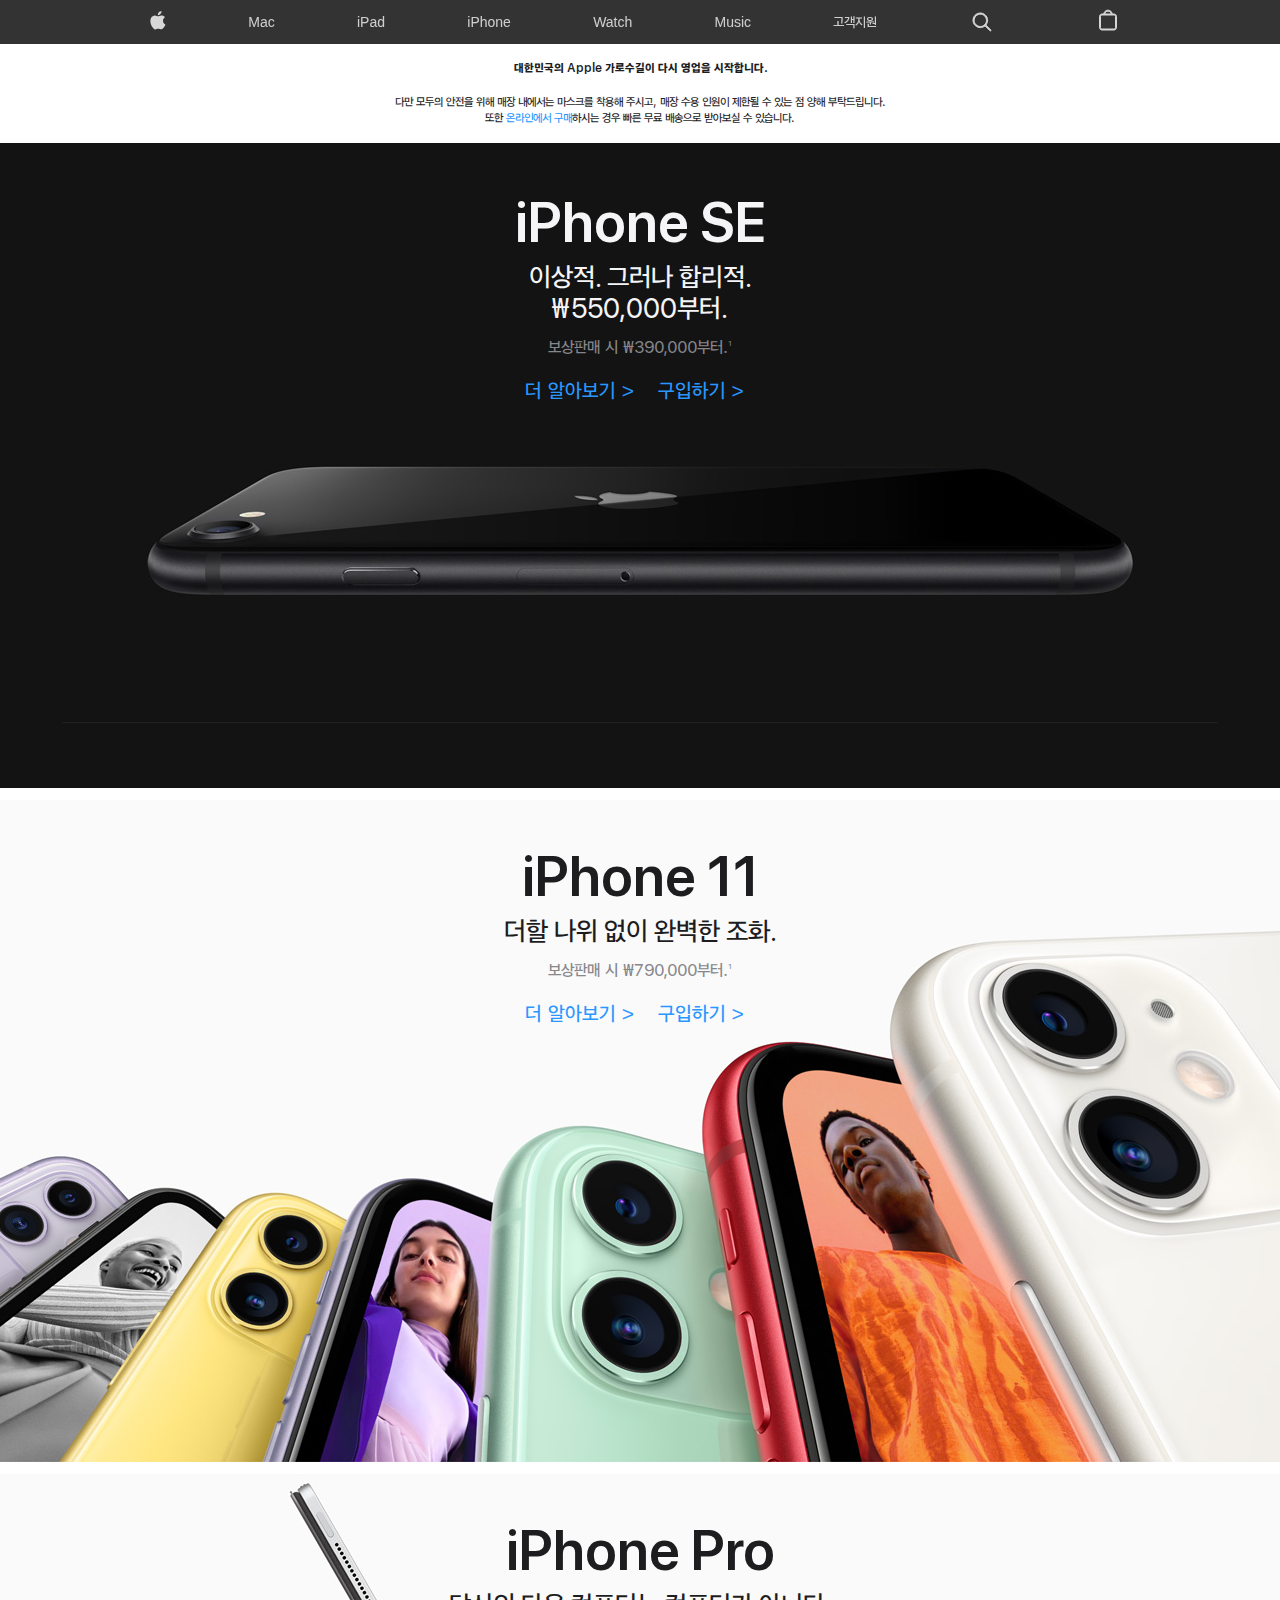
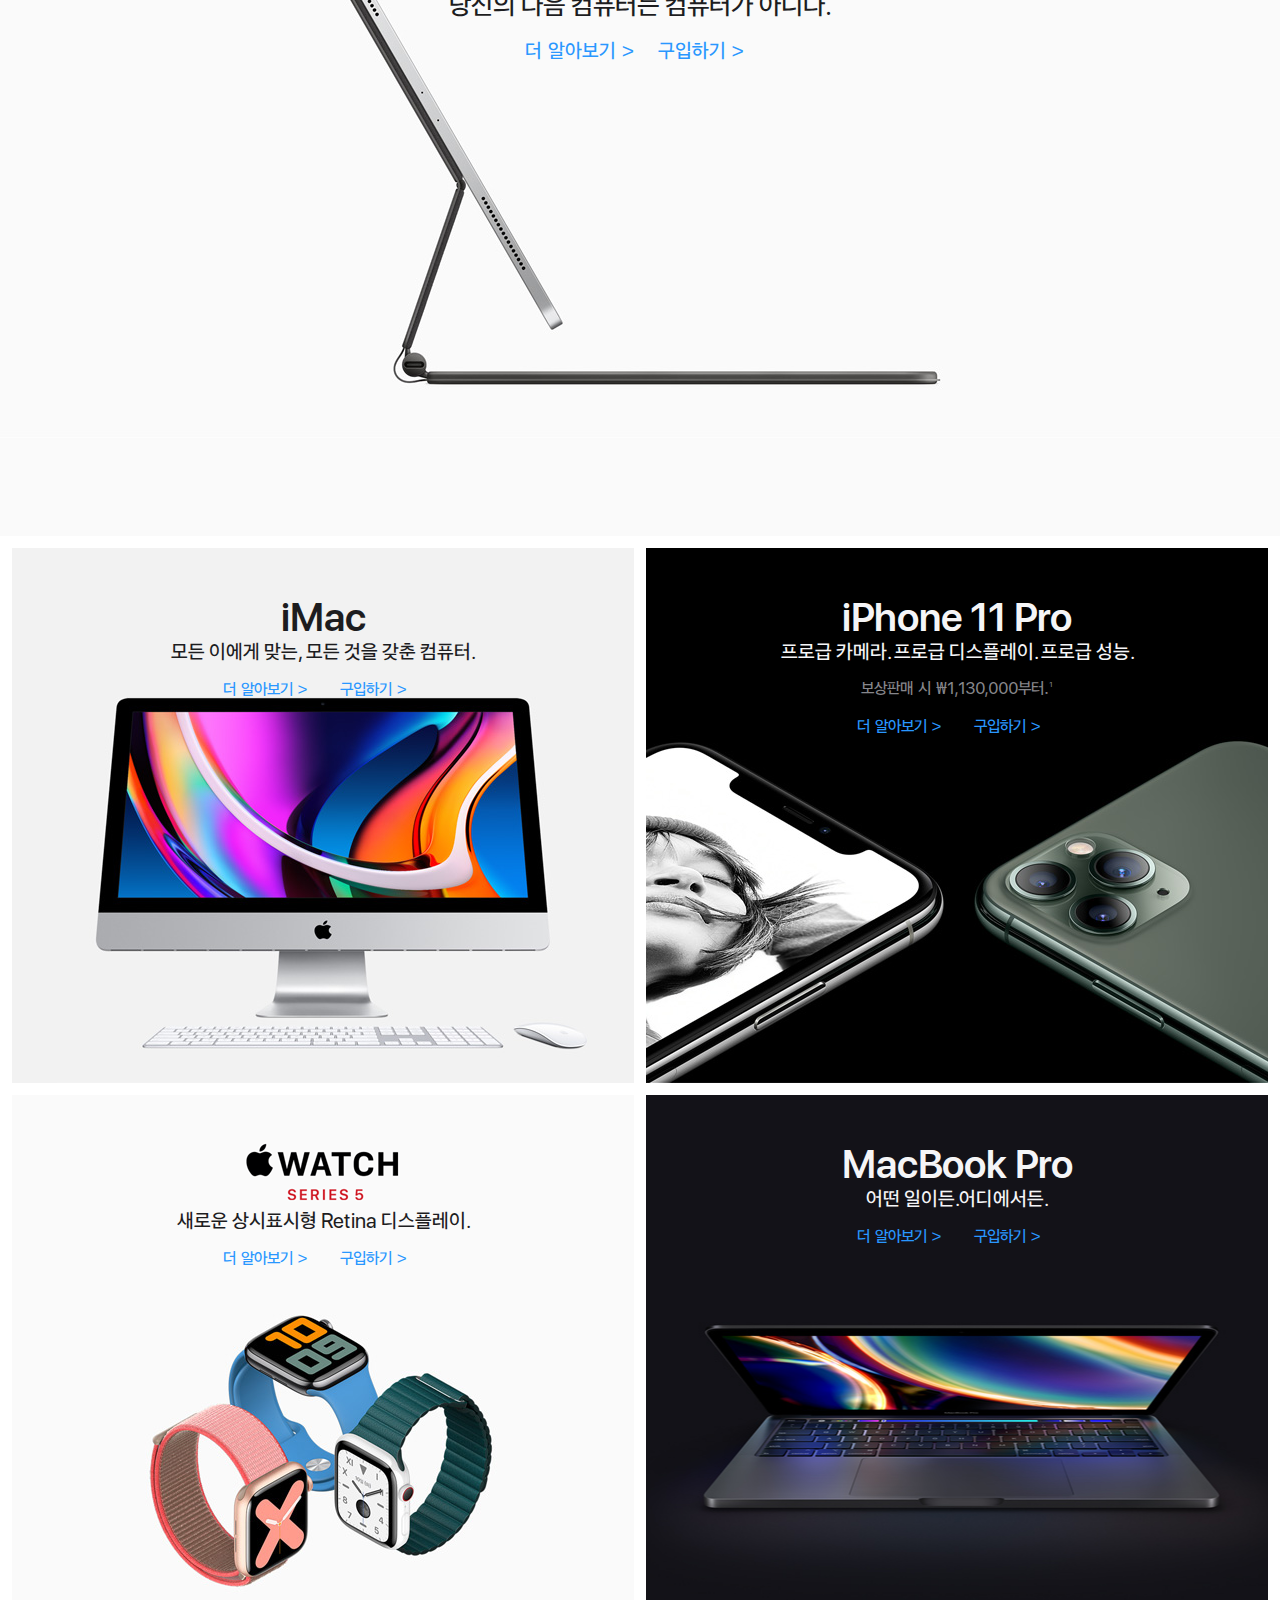
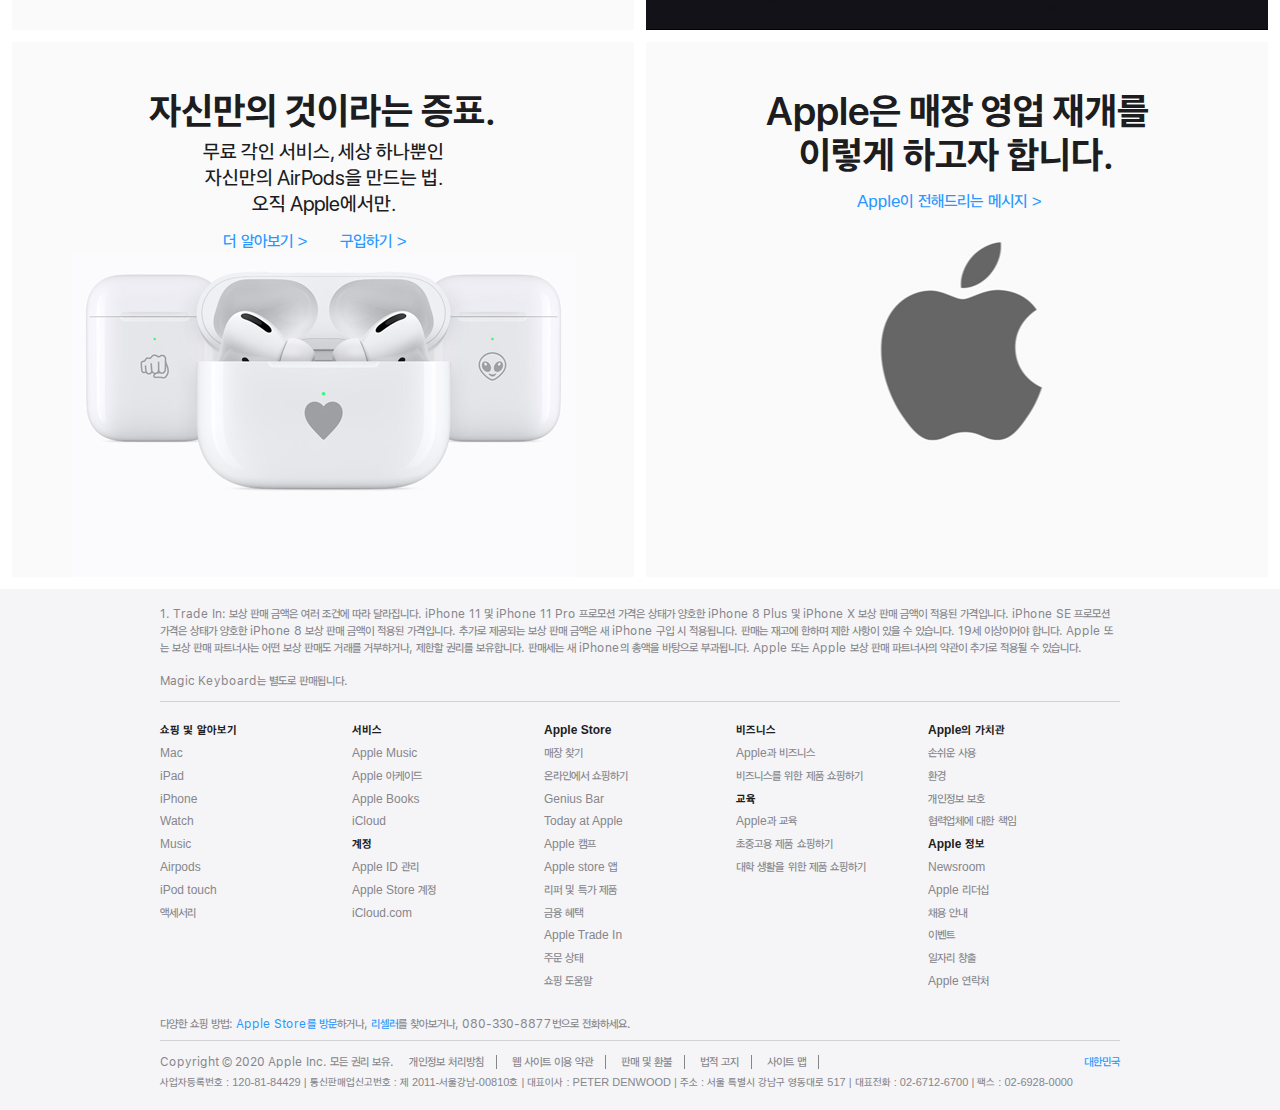
<file: index.html>
<html lang="ko">
<head>

   <title>Apple by 곽향아</title>


   <meta charset="UTF-8">
   <meta name="viewport" content="width=device-width, initial-scale=1.0">

   <meta name="description" content="Apple이 제시하는 혁신적인 세상을 만나고, 
   iPhone, iPad, Apple Watch, Mac 등을 구입하는 것은 물론, Apple 액세서리, 
   엔터테인먼트, 전문가 기기 지원에 대해서도 살펴볼 수 있습니다.">
   <meta name="keywords" cotent="iMac,iPhone,iPad,Macbook,Apple TV,macOS,Digital,Smartphone,">
   <meta name="author" content="Apple Inc.">

   <link rel="icon" href="img/favicon_apple.ico">

   <link rel="icon" href="img/favicon_apple16 (1).png"
   sizes="16x16">

   <link rel="stylesheet" type="text/css"
   href="css/common.css">

   <link rel="stylesheet" type="text/css"
   href="css/index.css">

   <!-- <link href="https://fonts.googleapis.com/css2?family=Nanum+Myeongjo&display=swap" rel="stylesheet"> -->


</head>
<body>

   <header>
         <nav id="gnb">
            <ul class="nav_menu color_white_245">
               <li class="nav_menu_logo"><a href="index.html"><img src="img/nav_logo.svg"></a></li>
               <a href="mac/mac.html"><li class="nav_menu_item">Mac</li></a>
               <a href="ipad/ipad.html"><li class="nav_menu_item">iPad</li></a>
               <a href="iPhone/iPhone.html"><li class="nav_menu_item">iPhone</li></a>
               <a href="Watch/Watch.html">
                <li class="nav_menu_item">Watch</li></a>
               <a href="Music/Music.html"><li class="nav_menu_item">Music</li></a>
               <a href="support/support.html"><li class="nav_menu_item">고객지원</li></a>
               <a href=""><li class="nav_menu_item"><img src="img/nav_search.svg"></li></a>
               <a href=""><li class="nav_menu_item"><img src="img/nav_store (1).svg"></li></a>
            </ul>
         </nav>

         <nav id="gnb_m">
            <ul class="nav_menu_m">
                  <li class="nav_menu_m_button"
                  onclick="gnbOn();">
                     <span id="nav_menu_m_button_span_1"></span>
                     <span id="nav_menu_m_button_span_2"></span>
                     <span id="nav_menu_m_button_span_3"></span>
               </li>
               <li class="nav_menu_m_logo">
                  <a href="index.html"><img src="img/nav_logo.svg"></a>
               </li>
               <li class="nav_menu_m_item">
                  <a href=""><img src="img/nav_store (1).svg"></a>
               </li>
            </ul>

            <ul class="nav_menu_m_open color_white_245">
               <div class="nav_menu_m_open_search">
                  <input type="search" placeholder="&#128269; &nbsp; apple.com 검색">
               </div>
            
               <a href="mac/mac.html"><li class="nav_menu_item">Mac</li></a>
               <a href="ipad/ipad.html"><li class="nav_menu_item">iPad</li></a>
               <a href="iPhone/iPhone.html"><li class="nav_menu_m_open_item">iPhone</li></a>
               <a href="Watch/Watch.html">
                <li class="nav_menu_item">Watch</li></a>
               <a href="Music/Music.html"><li class="nav_menu_item">Music</li></a>
               <a href="support/support.html"><li class="nav_menu_item">고객지원</li></a>
            </ul>
         </nav>

         <!-- <nav id="gnb_m_open">

            <div class="nav_menu_m_open_button"
            onclick="gnbOff()">
                  <span></span>
                  <span></span>
            </div>

            <ul class="nav_menu_m_open color_white_245">
               <div class="nav_menu_m_open_logo"><a href="index.html"><img src="img/nav_logo.svg"></a></div>
               
               <div class="nav_menu_m_open_search">
                  <input type="search" placeholder="&#128269; &nbsp; apple.com 검색">
               </div>

               <a href="mac/mac.html"><li class="nav_menu_item">Mac</li></a>
               <a href="ipad/ipad.html"><li class="nav_menu_item">iPad</li></a>
               <a href="iPhone/iPhone.html"><li class="nav_menu_m_open_item">iPhone</li></a>
               <a href="Watch/Watch.html">
                <li class="nav_menu_item">Watch</li></a>
               <a href="Music/Music.html"><li class="nav_menu_item">Music</li></a>
               <a href="support/support.html"><li class="nav_menu_item">고객지원</li></a>
               <a href=""><li class="nav_menu_item"><img src="img/nav_search.svg"></li></a>
               <a href=""><li class="nav_menu_item"><img src="img/nav_store (1).svg"></li></a>
            </ul>
         </nav> -->
   </header>

   <main>
      <section id="alert">
         <div class="alert_banner bg_color_white">
            <p class="text_align_center">
               <strong>대한민국의 Apple 가로수길이 다시 영업을 시작합니다.</strong><br>
               <br>
               <span>다만 모두의 안전을 위해 매장 내에서는 마스크를 착용해 주시고,</span> 매장 수용 인원이 제한될 수 있는 점 양해 부탁드립니다.<br>
               또한 <a href="">온라인에서 구매</a>하시는 경우 빠른 무료 배송으로 받아보실 수 있습니다.
            </p>
         </div>
      </section>

      <section id="hero">

         <!-- Hero iPhnoneSE begin -->
         <div class="hero_iphonese bg_color_dark">
            <h2 class="text_align_center color_white_245">iPhone SE</h2>
            <h3 class="text_align_center color_white_245 margin_top_6">이상적. 그러나 합리적.<br>
            &#8361;550,000부터.</h3>
            <p class="p_large_17 color_gray_134 text_align_center margin_top_6">보상판매 시 &#8361;390,000부터.<sup>1</sup></p>
            <div class="link_more_wrap">
               <a href="">더 알아보기</a> &#62;
               <a href="" class="link_buy">구입하기</a> &#62;
            </div>
         </div>
         <!-- Hero iPhnoneSE end -->

         <!-- Hero iPhnone11 begin -->
         <div class="hero_iphone11 bg_color_gray_250">
            <h2 class="text_align_center color_dark">iPhone 11</h2>
            <h3 class="text_align_center color_dark margin_top_6">더할 나위 없이 완벽한 조화.</h3>
            <p class="p_large_17 color_gray_134 text_align_center margin_top_6">보상판매 시 &#8361;790,000부터.<sup>1</sup></p>
            <div class="link_more_wrap">
               <a href="">더 알아보기</a> &#62;
               <a href="" class="link_buy">구입하기</a> &#62;
            </div>
         </div>
         <!-- Hero iPhnone11 end -->

         <!-- Hero iPad pro begin -->
         <div class="hero_ipadpro bg_color_gray_250">
            <h2 class="text_align_center color_dark">iPhone Pro</h2>
            <h3 class="text_align_center color_dark margin_top_6">당신의 다음 컴퓨터는 컴퓨터가 아니다.</h3>
            <div class="link_more_wrap">
               <a href="">더 알아보기</a> &#62;
               <a href="" class="link_buy">구입하기</a> &#62;
            </div>
         </div>
         <!-- Hero iPhnone pro end -->

      </section>

      <section id="promotion">

         <!-- promotion 1 begin -->

         <div class="promotion_wrap">
         <!-- Promotion iMac begin -->
         <div class="promotion_imac">
            <h4 class="h4_large_40 text_align_center color_dark">iMac</h4>
            <h5 class="h5_large_21 text_align_center color_dark">모든 이에게 맞는, 모든 것을 갖춘 컴퓨터.</h5>
            <div class="promotion_link_more_wrap">
               <a href="">더 알아보기</a> &#62;
               <a href="" class="promotion_link_buy">구입하기</a> &#62;
            </div>
         </div>
         <!-- Promotion iMac end -->

         <!-- Promotion iPhone 11 Pro begin -->
         <div class="promotion_iphone11pro">
            <h4 class="h4_large_40 text_align_center color_white_245">iPhone 11 Pro</h4>
            <h5 class="h5_large_21 text_align_center color_white_245">프로급 카메라. 프로급 디스플레이. 프로급 성능.</h5>
            <p class="p_large_17 color_gray_134 text_align_center margin_top_6">보상판매 시 &#8361;1,130,000부터.<sup>1</sup></p>
            <div class="promotion_link_more_wrap">
               <a href="">더 알아보기</a> &#62;
               <a href="" class="promotion_link_buy">구입하기</a> &#62;
            </div>
         </div>
         <!-- Promotion iPhone 11 Pro end -->
         </div>

         <!-- promotion 1 end -->

         <!-- promotion 2 begin -->

         <div class="promotion_wrap">
         <!-- Promotion Watch begin -->
         <div class="promotion_watch">
            <h4 class="h4_large_40 text_align_center color_dark"><img src="img/logo_watch.png"></h4>
            <h5 class="h5_large_21 text_align_center color_dark margin_top_6">새로운 상시표시형 Retina 디스플레이.</h5>
            <div class="promotion_link_more_wrap">
               <a href="">더 알아보기</a> &#62;
               <a href="" class="promotion_link_buy">구입하기</a> &#62;
            </div>
         </div>
         <!-- Promotion iMac end -->

         <!-- Promotion MacBook Pro begin -->
         <div class="promotion_macbookpro">
            <h4 class="h4_large_40 text_align_center color_white_245">MacBook Pro</h4>
            <h5 class="h5_large_21 text_align_center color_white_245">어떤 일이든.어디에서든.</h5>
            <div class="promotion_link_more_wrap">
               <a href="">더 알아보기</a> &#62;
               <a href="" class="promotion_link_buy">구입하기</a> &#62;
            </div>
         </div>
         <!-- Promotion MacBook Pro end -->
         </div>

         <!-- promotion 2 end -->


         <!-- promotion 3 begin -->

         <div class="promotion_wrap">
         <!-- Promotion AirPods begin -->
         <div class="promotion_airpods">
            <h4 class="h4_large_40 text_align_center color_dark">자신만의 것이라는 증표.</h4>
            <h5 class="h5_large_21 text_align_center color_dark margin_top_6">무료 각인 서비스, 세상 하나뿐인 <br> 
               자신만의 AirPods을 만드는 법. <br>
               오직 Apple에서만. <br></h5>
            <div class="promotion_link_more_wrap">
               <a href="">더 알아보기</a> &#62;
               <a href="" class="promotion_link_buy">구입하기</a> &#62;
            </div>
         </div>
         <!-- Promotion AirPods end -->

         <!-- Promotion Opensales begin -->
         <div class="promotion_opensales">
            <h4 class="h4_large_40 text_align_center color_dark">Apple은 매장 영업 재개를 <br>
               이렇게 하고자 합니다.</h4>
            <div class="promotion_link_more_wrap">
               <a href="">Apple이 전해드리는 메시지</a> &#62;
            </div>
         </div>
         <!-- Promotion Opensales end -->
         </div>

         <!-- promotion 3 end -->

      </section>

   </main>

   <footer>
      <div class="footer_wrap">
         <p class="footer_note">
            1. Trade In: 보상 판매 금액은 여러 조건에 따라 달라집니다. 
            iPhone 11 및 iPhone 11 Pro 프로모션 가격은 상태가 양호한 
            iPhone 8 Plus 및 iPhone X 보상 판매 금액이 적용된 가격입니다.
            iPhone SE 프로모션 가격은 상태가 양호한 iPhone 8 보상 판매 금액이 
            적용된 가격입니다. 추가로 제공되는 보상 판매 금액은 
            새 iPhone 구입 시 적용됩니다. 판매는 재고에 한하며 제한 
            사항이 있을 수 있습니다. 19세 이상이어야 합니다. 
            Apple 또는 보상 판매 파트너사는 어떤 보상 판매도 거래를 거부하거나, 
            제한할 권리를 보유합니다. 판매세는 새 iPhone의 총액을 바탕으로 부과됩니다. 
            Apple 또는 Apple 보상 판매 파트너사의 약관이 추가로 적용될 수 있습니다.<br>
            <br>
            Magic Keyboard는 별도로 판매됩니다. </p>

         <div class="footer_menu"> <!--전체 그룹핑-->
            <div class="footer_menu_column"> <!--1단-->
               <ul class="footer_menu_group">
                  <li class="footer_menu_item">쇼핑 및 알아보기 <span>+</span></li>
                  <li class="footer_menu_item"><a href="">Mac</a></li>
                  <li class="footer_menu_item"><a href="">iPad</a></li>
                  <li class="footer_menu_item"><a href="">iPhone</a></li>
                  <li class="footer_menu_item"><a href="">Watch</a></li>
                  <li class="footer_menu_item"><a href="">Music</a></li>
                  <li class="footer_menu_item"><a href="">Airpods</a></li>
                  <li class="footer_menu_item"><a href="">iPod touch</a></li>
                  <li class="footer_menu_item"><a href="">액세서리</a></li>
               </ul>
            </div>
            <div class="footer_menu_column"> <!--2단-->
               <ul class="footer_menu_group">
                  <li class="footer_menu_item font_weight_600 color_gray_29">서비스<span>+</span></li>
                  <li><a href="">Apple Music</a></li>
                  <li><a href="">Apple 아케이드</a></li>
                  <li><a href="">Apple Books</a></li>
                  <li><a href="">iCloud</a></li>
               </ul>
            
               <ul class="footer_menu_group">
                  <li class="footer_menu_item font_weight_600 color_gray_29">계정<span>+</span></li>
                  <li><a href="">Apple ID 관리</a></li>
                  <li><a href="">Apple Store 계정</a></li>
                  <li><a href="">iCloud.com</a></li>
               </ul>
            </div>
            <div class="footer_menu_column"> <!--3단-->
               <ul class="footer_menu_group">
                  <li class="footer_menu_item font_weight_600 color_gray_29">Apple Store<span>+</span></li>
                  <li><a href="">매장 찾기</a></li>
                  <li><a href="">온라인에서 쇼핑하기</a></li>
                  <li><a href="">Genius Bar</a></li>
                  <li><a href="">Today at Apple</a></li>
                  <li><a href="">Apple 캠프</a></li>
                  <li><a href="">Apple store 앱</a></li>
                  <li><a href="">리퍼 및 특가 제품</a></li>
                  <li><a href="">금융 혜택</a></li>
                  <li><a href="">Apple Trade In</a></li>
                  <li><a href="">주문 상태</a></li>
                  <li><a href="">쇼핑 도움말</a></li>
               </ul>
            </div>
            <div class="footer_menu_column"> <!--4단-->
               <ul class="footer_menu_group">
                  <li class="footer_menu_item font_weight_600 color_gray_29">비즈니스<span>+</span></li>
                  <li><a href="">Apple과 비즈니스</a></li>
                  <li><a href="">비즈니스를 위한 제품 쇼핑하기</a></li>
               </ul>
            
               <ul class="footer_menu_group">
                  <li class="footer_menu_item font_weight_600 color_gray_29">교육<span>+</span></li>
                  <li><a href="">Apple과 교육</a></li>
                  <li><a href="">초중고용 제품 쇼핑하기</a></li>
                  <li><a href="">대학 생활을 위한 제품 쇼핑하기</a></li>
               </ul>
            </div>
            <div class="footer_menu_column"> <!--5단-->
               <ul class="footer_menu_group">
                  <li class="footer_menu_item font_weight_600 color_gray_29">Apple의 가치관<span>+</span></li>
                  <li><a href="">손쉬운 사용</a></li>
                  <li><a href="">환경</a></li>
                  <li><a href="">개인정보 보호</a></li>
                  <li><a href="">협력업체에 대한 책임</a></li>
               </ul>
            
               <ul class="footer_menu_group">
                  <li class="footer_menu_item font_weight_600 color_gray_29">Apple 정보<span>+</span></li>
                  <li><a href="">Newsroom</a></li>
                  <li><a href="">Apple 리더십</a></li>
                  <li><a href="">채용 안내</a></li>
                  <li><a href="">이벤트</a></li>
                  <li><a href="">일자리 창출</a></li>
                  <li><a href="">Apple 연락처</a></li>
               </ul>
            </div>


         </div> <!--전체 그룹 닫음-->

         
         <p class="footer_contact">다양한 쇼핑 방법: <a href="">Apple Store를 방문</a>하거나, 
               <a href="">리셀러</a>를 찾아보거나, 080-330-8877번으로 전화하세요.</p>
               
         <div class="footer_copyright_wrap">
            <p class="footer_copyright"><span>Copyright © 2020 Apple Inc. 모든 권리 보유.</span>
               <a href="">개인정보 처리방침</a> <a href="">웹 사이트 이용 약관</a> <a href="">판매 및 환불</a> 
               <a href="">법적 고지</a> <a href="">사이트 맵</a></p>
            <p class="footer_global"><a href="">대한민국</a></p>
         </div>

         <p class="footer_address">
            <span>사업자등록번호 : 120-81-84429 |</span> 
            <span>통신판매업신고번호 : 제 2011-서울강남-00810호 | </span>
            <span>대표이사 : PETER DENWOOD | 
            주소 : 서울 특별시 강남구 영동대로 517 | </span>
            <span>대표전화 : 02-6712-6700 | 팩스 : 02-6928-0000 </span></p>

      </div>


   </footer>

   <script>

      var gnbOpenState = 0;

      function gnbOn() {


         if (gnbOpenState == 0) {
            document.getElementById("gnb_m")
            .style = "height:100%; background:rgba(0,0,0,1);";

            document.getElementById("nav_menu_m_button_span_1")
            .style = "transform: rotate(45deg); top: 22px;"
            document.getElementById("nav_menu_m_button_span_2")
            .style = "visibility: hidden;"
            document.getElementById("nav_menu_m_button_span_3")
            .style = "transform: rotate(-45deg); top: 22px;"

            gnbOpenState = 1;
         }
         else {
            document.getElementById("gnb_m")
            .style = "height:44px; background:rgba(0,0,0,0.8);";

            document.getElementById("nav_menu_m_button_span_1")
            .style = "transform: rotate(0deg); top: 16px;"
            document.getElementById("nav_menu_m_button_span_2")
            .style = "visibility: visible;"
            document.getElementById("nav_menu_m_button_span_3")
            .style = "transform: rotate(0deg); top: 28px;"

            gnbOpenState = 0;
         }

      }

   </script>
</body>
</html>
</file>
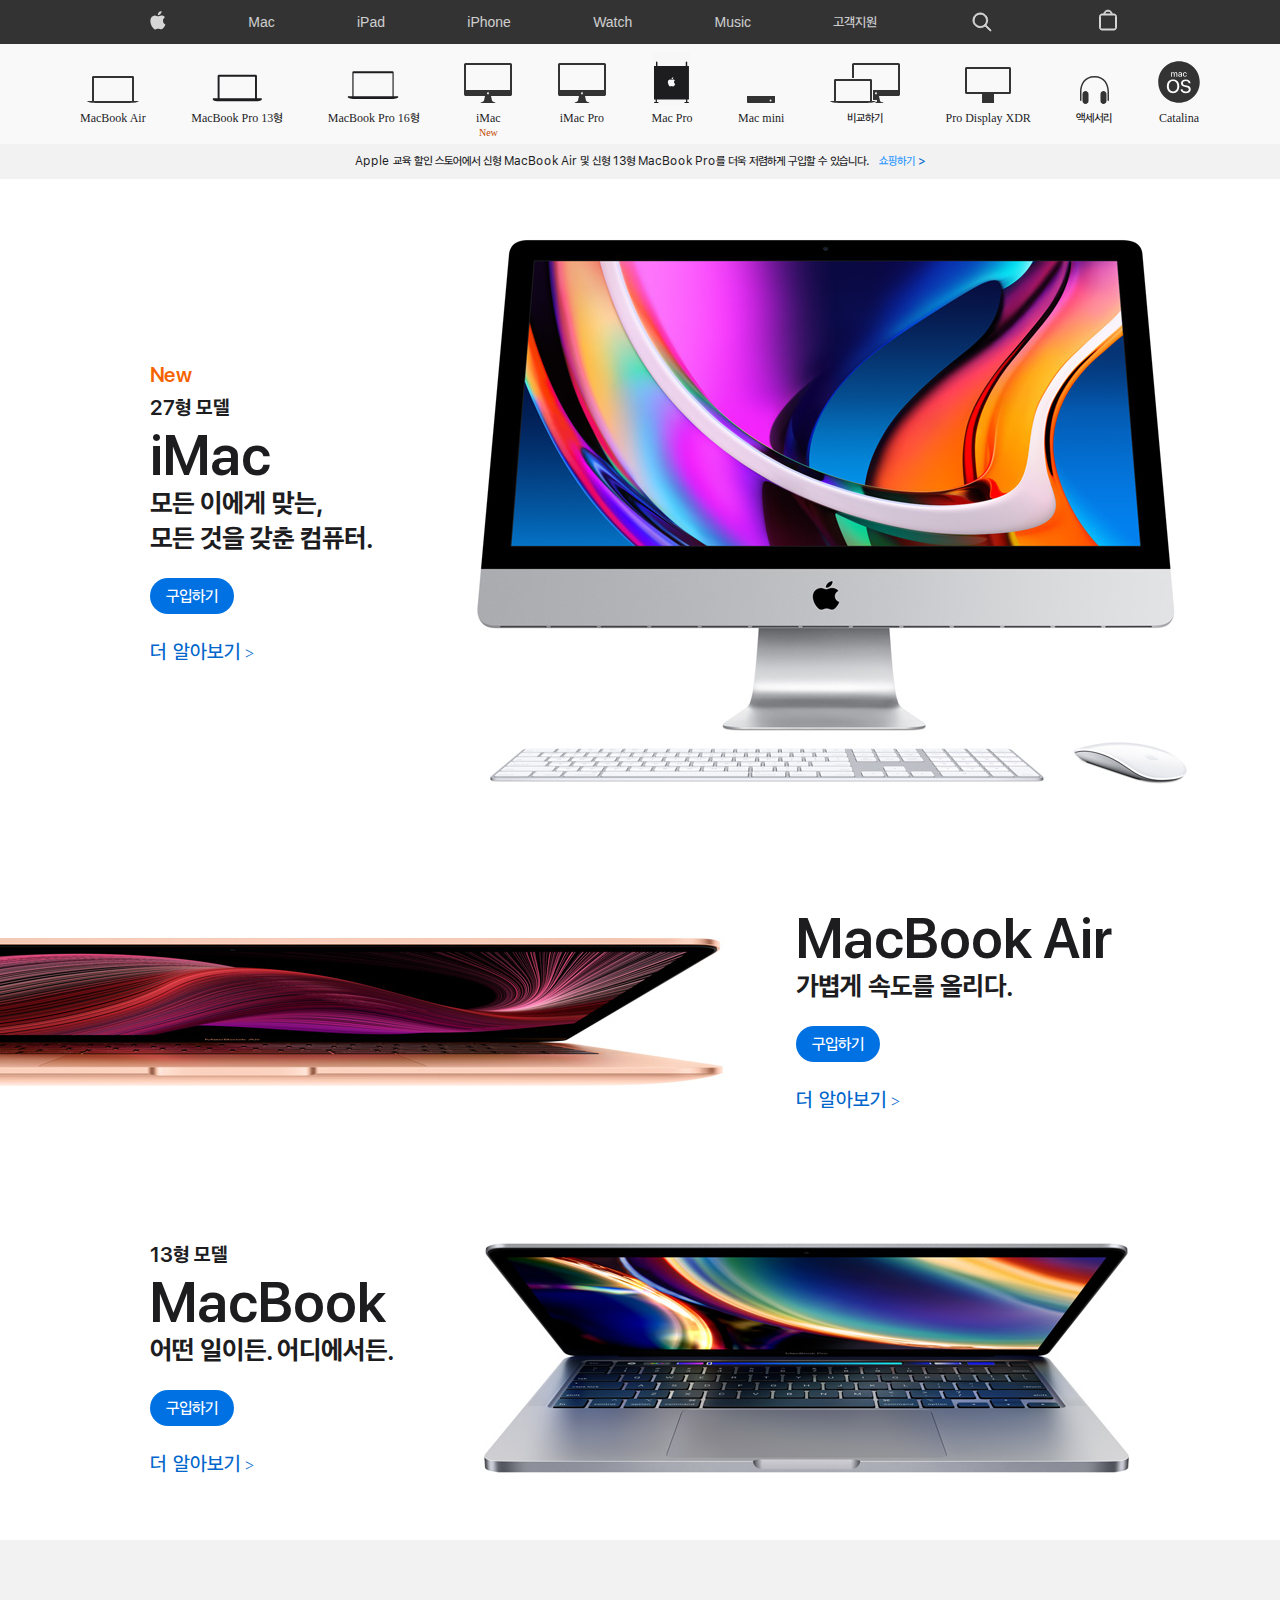
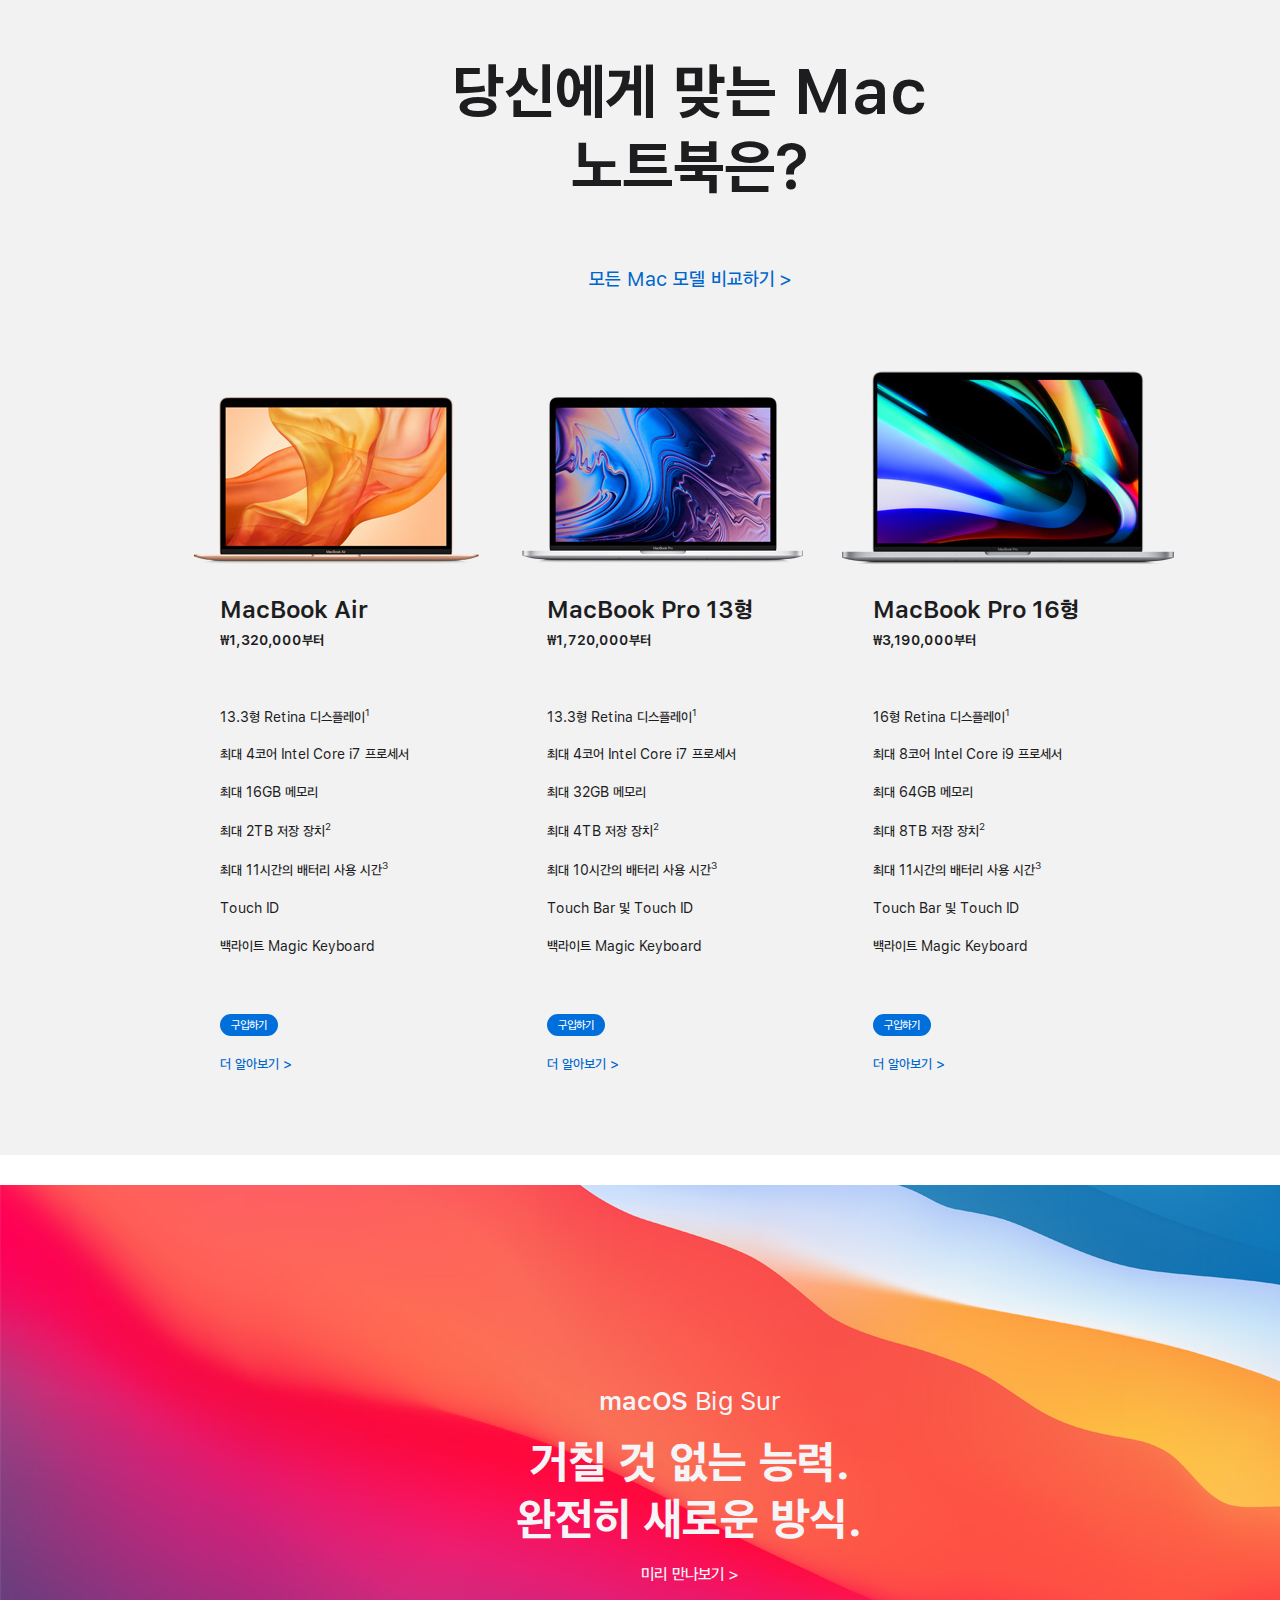
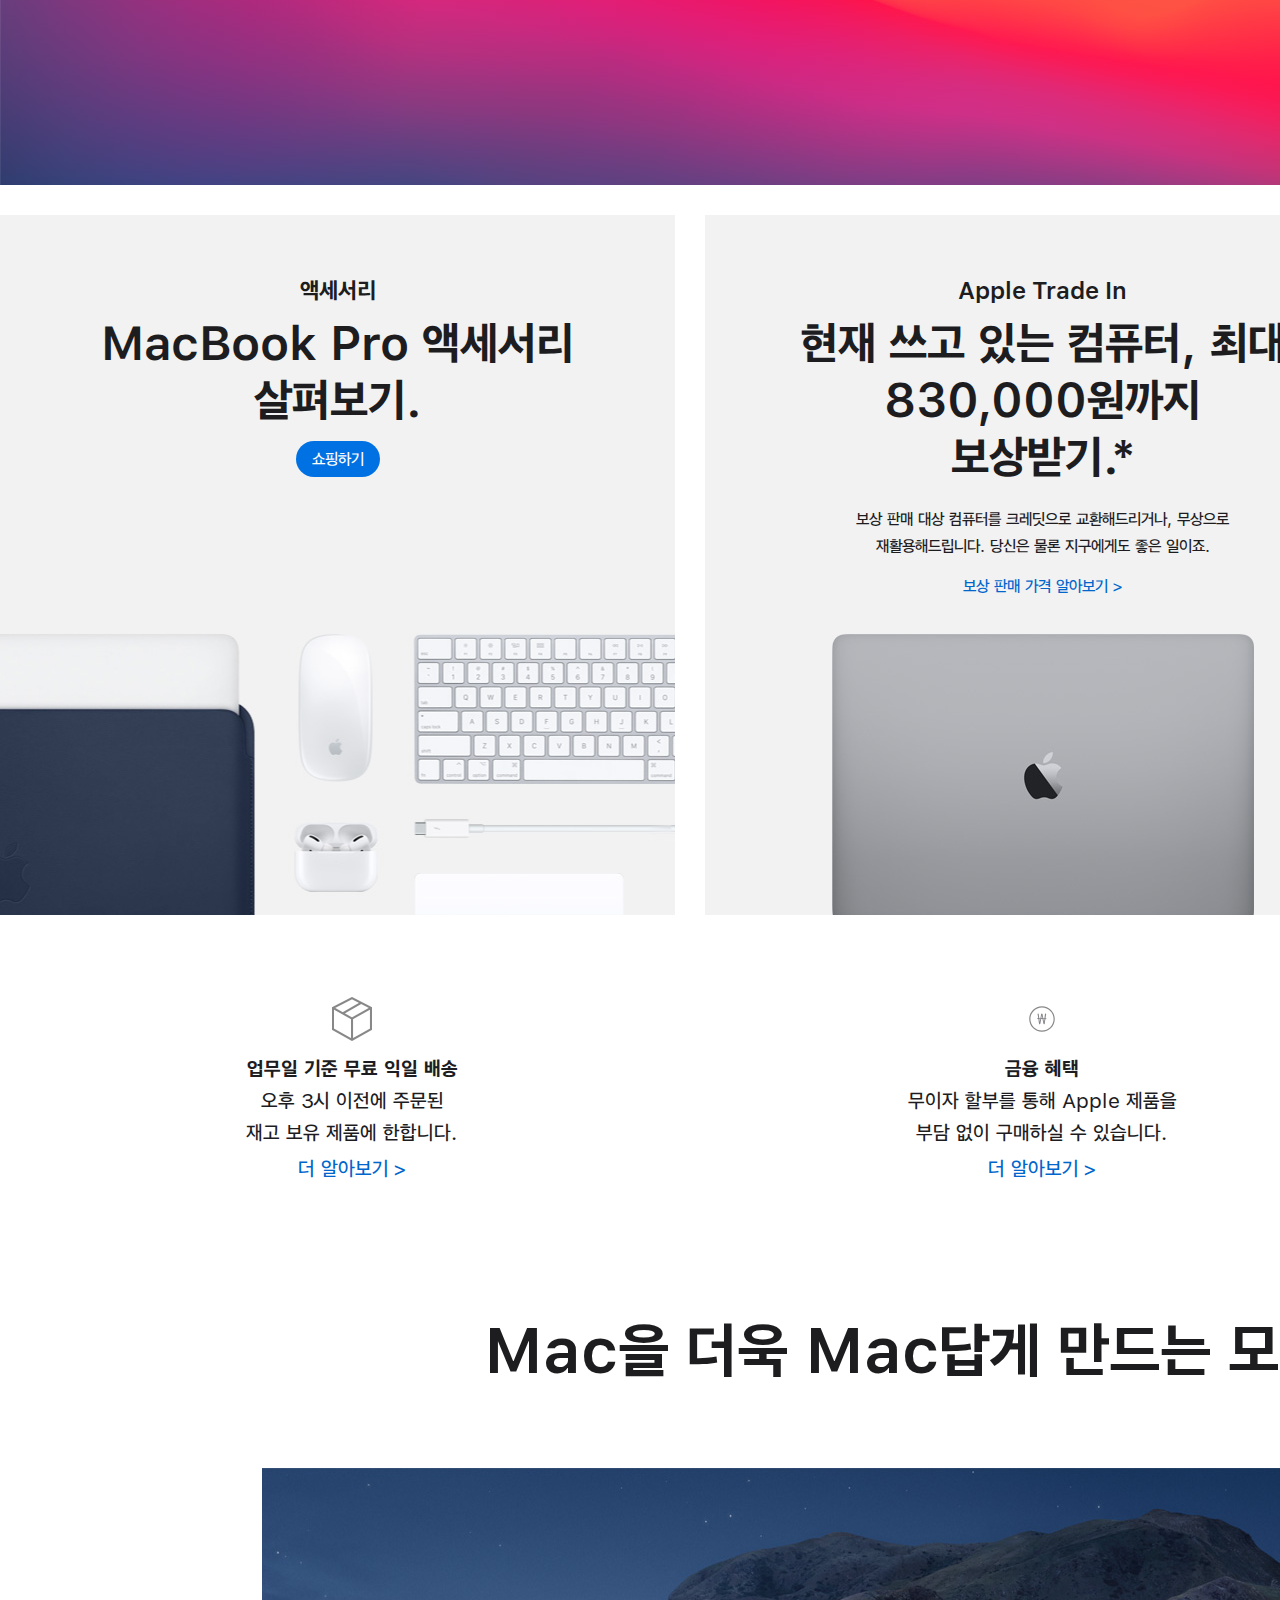
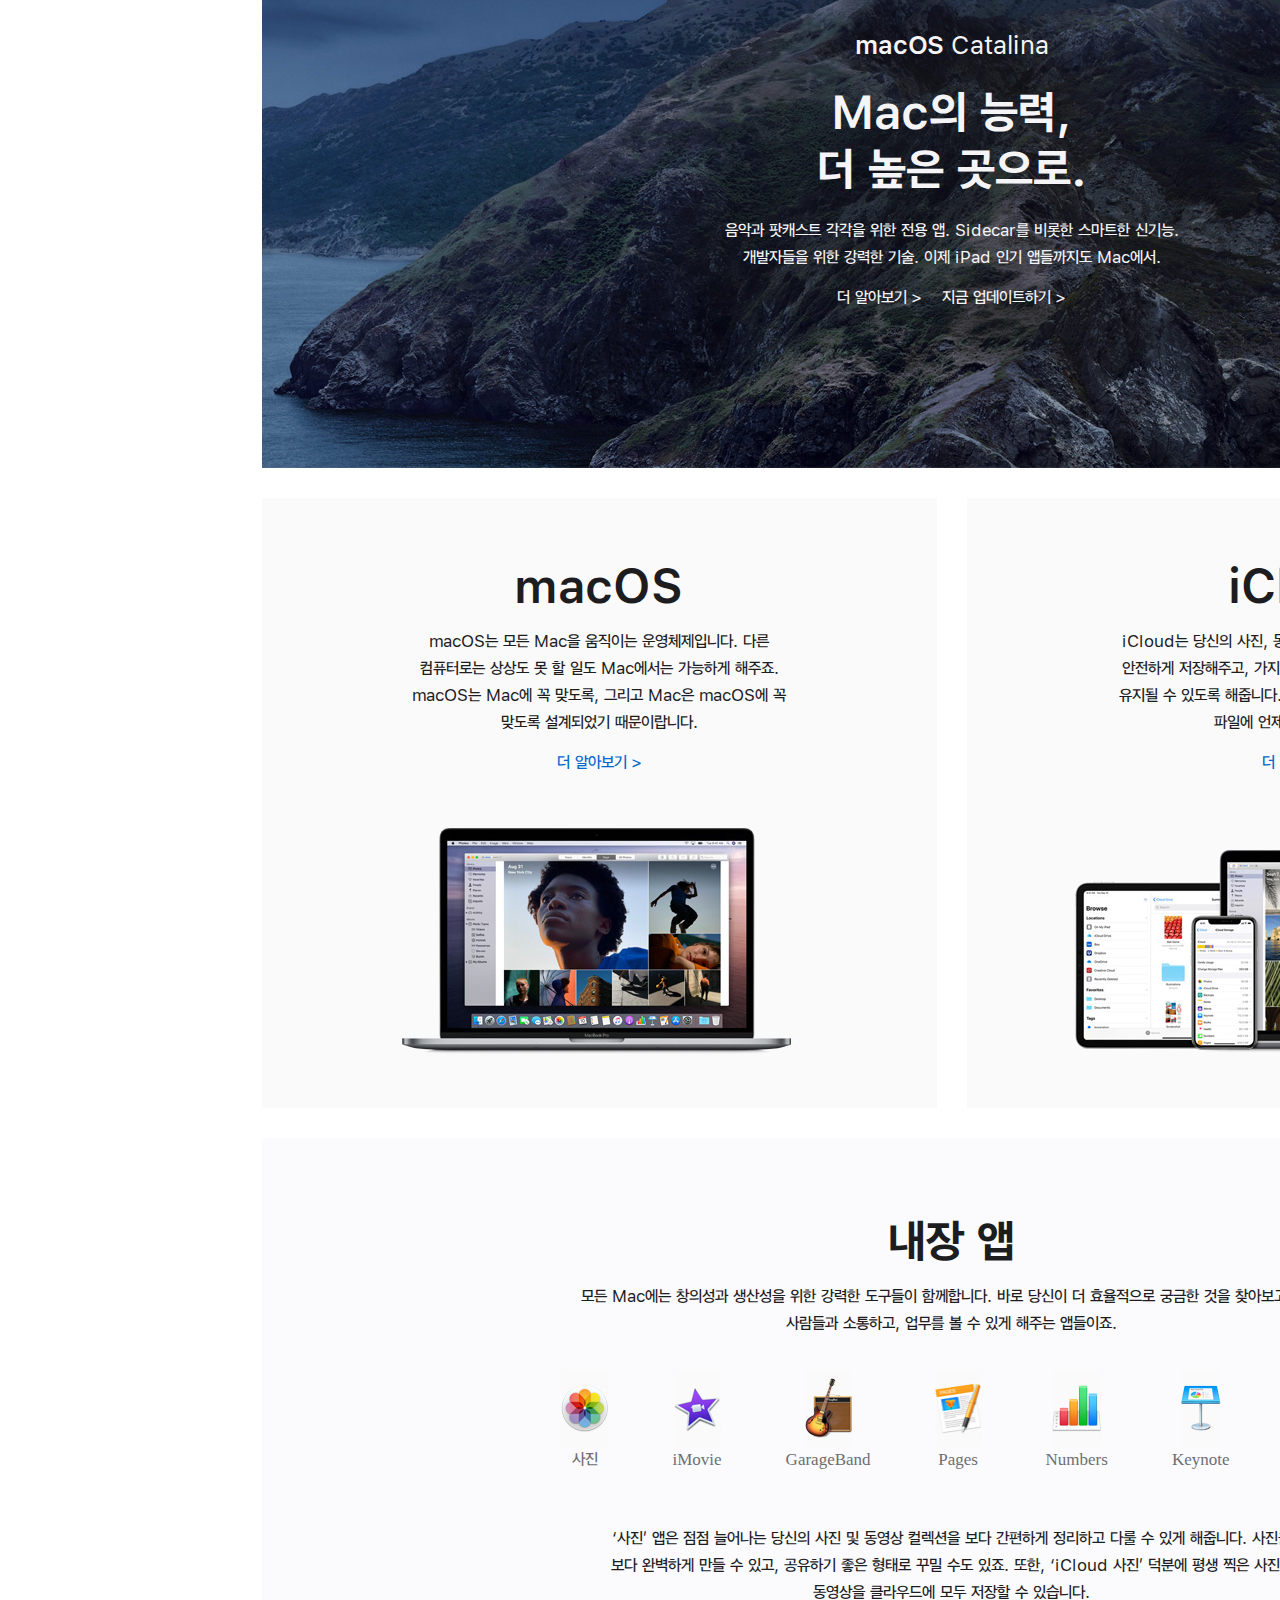
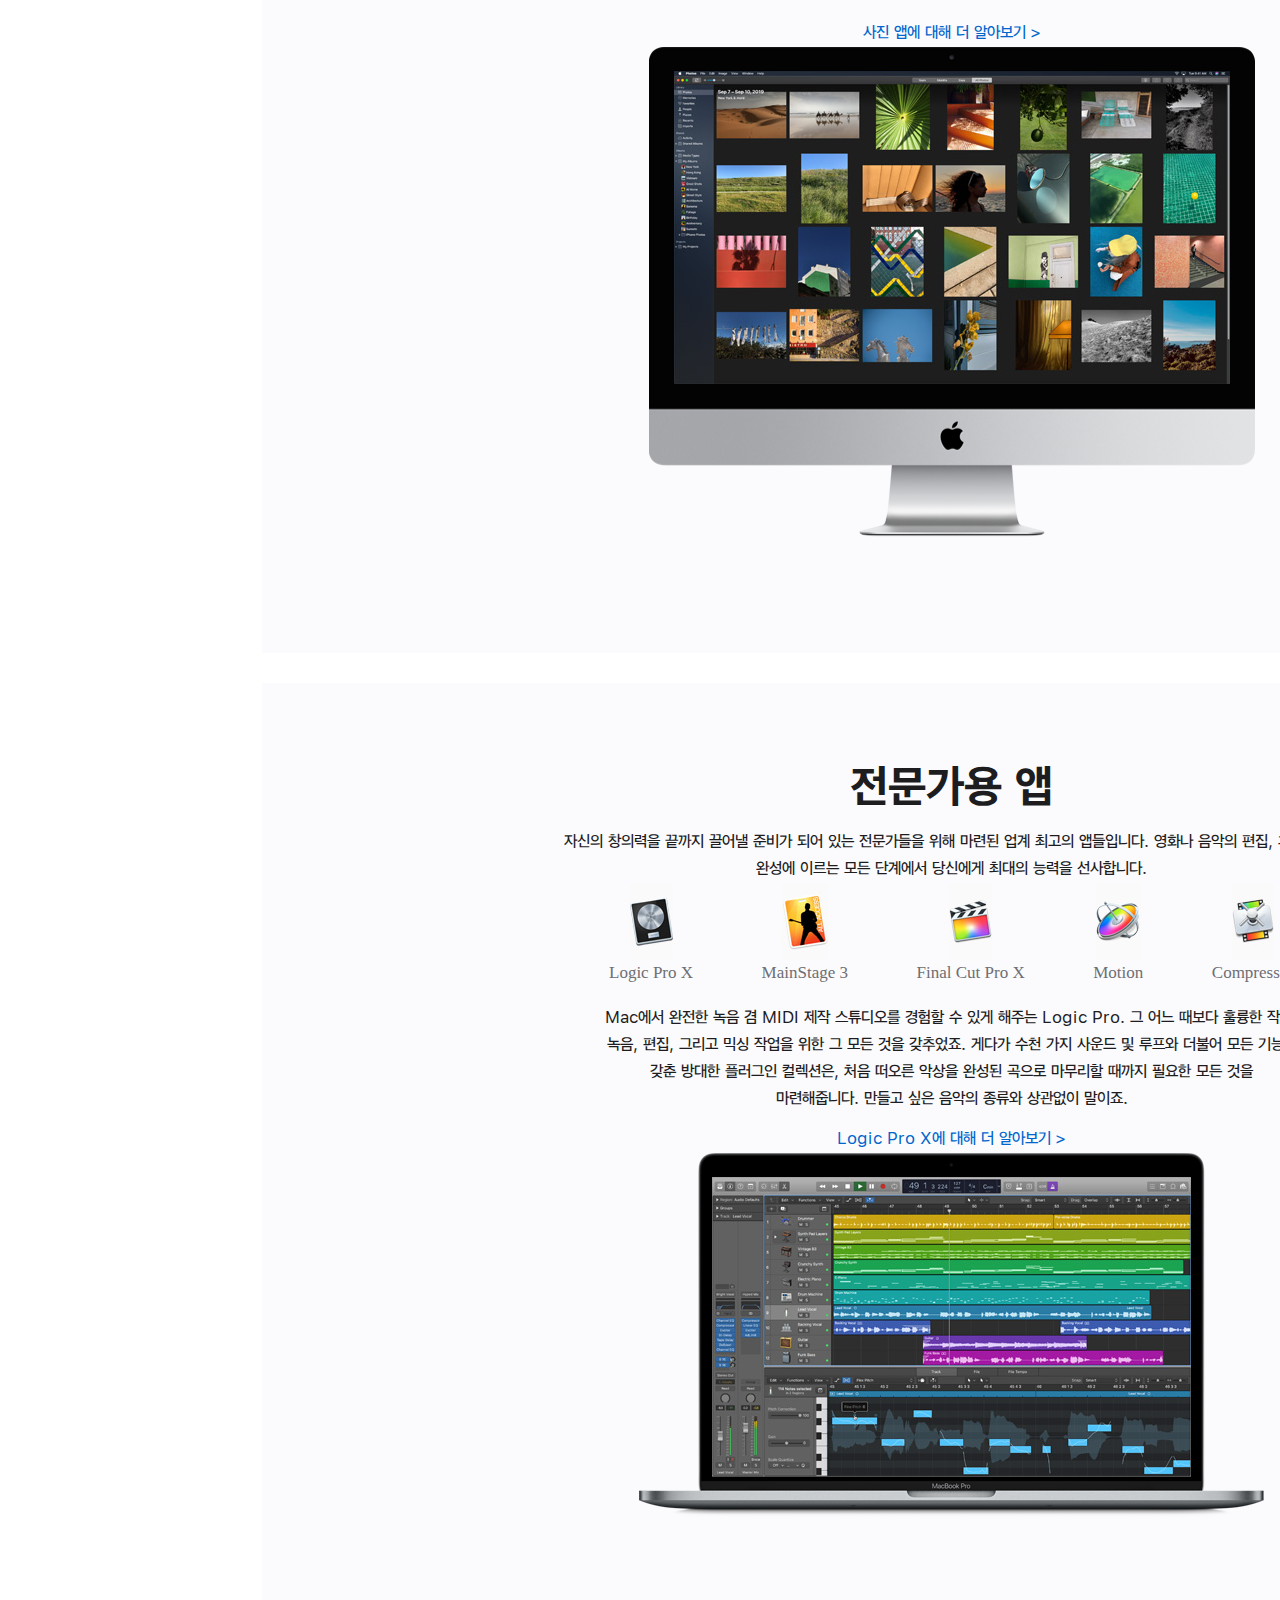
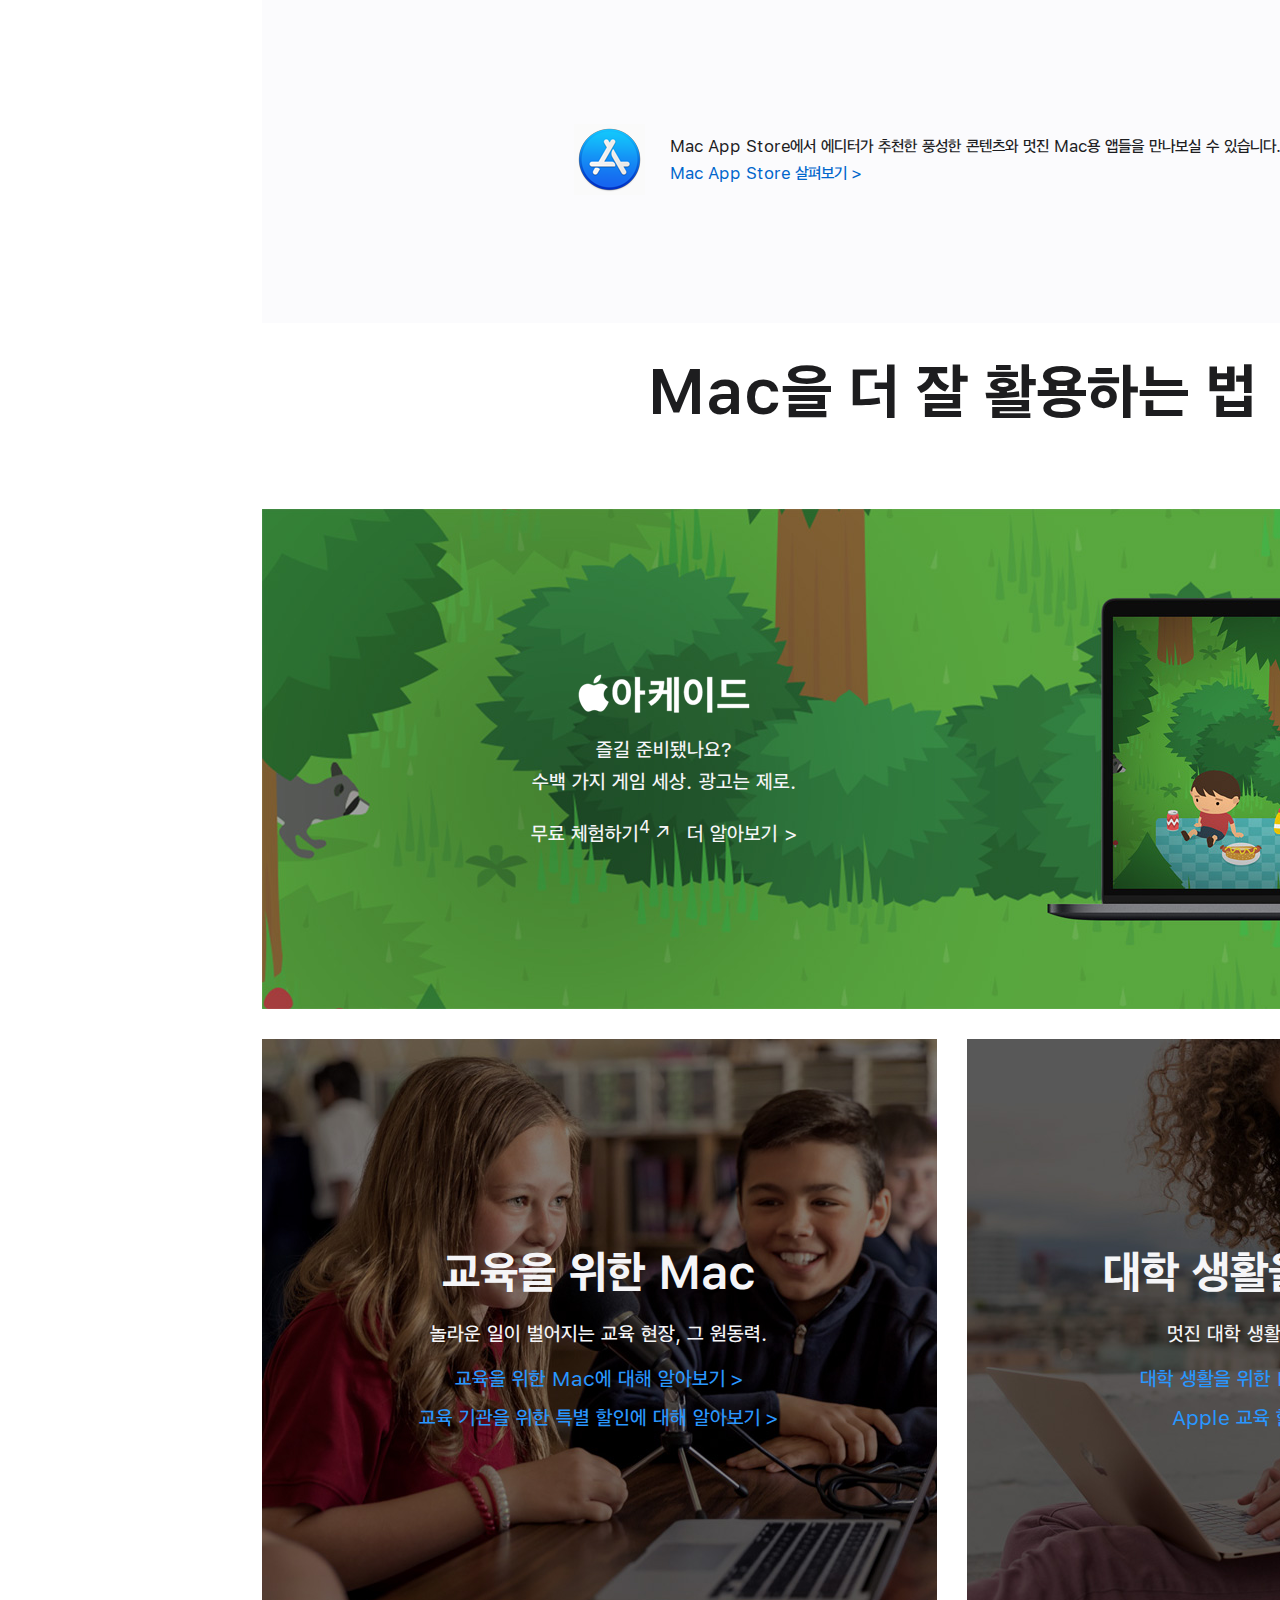
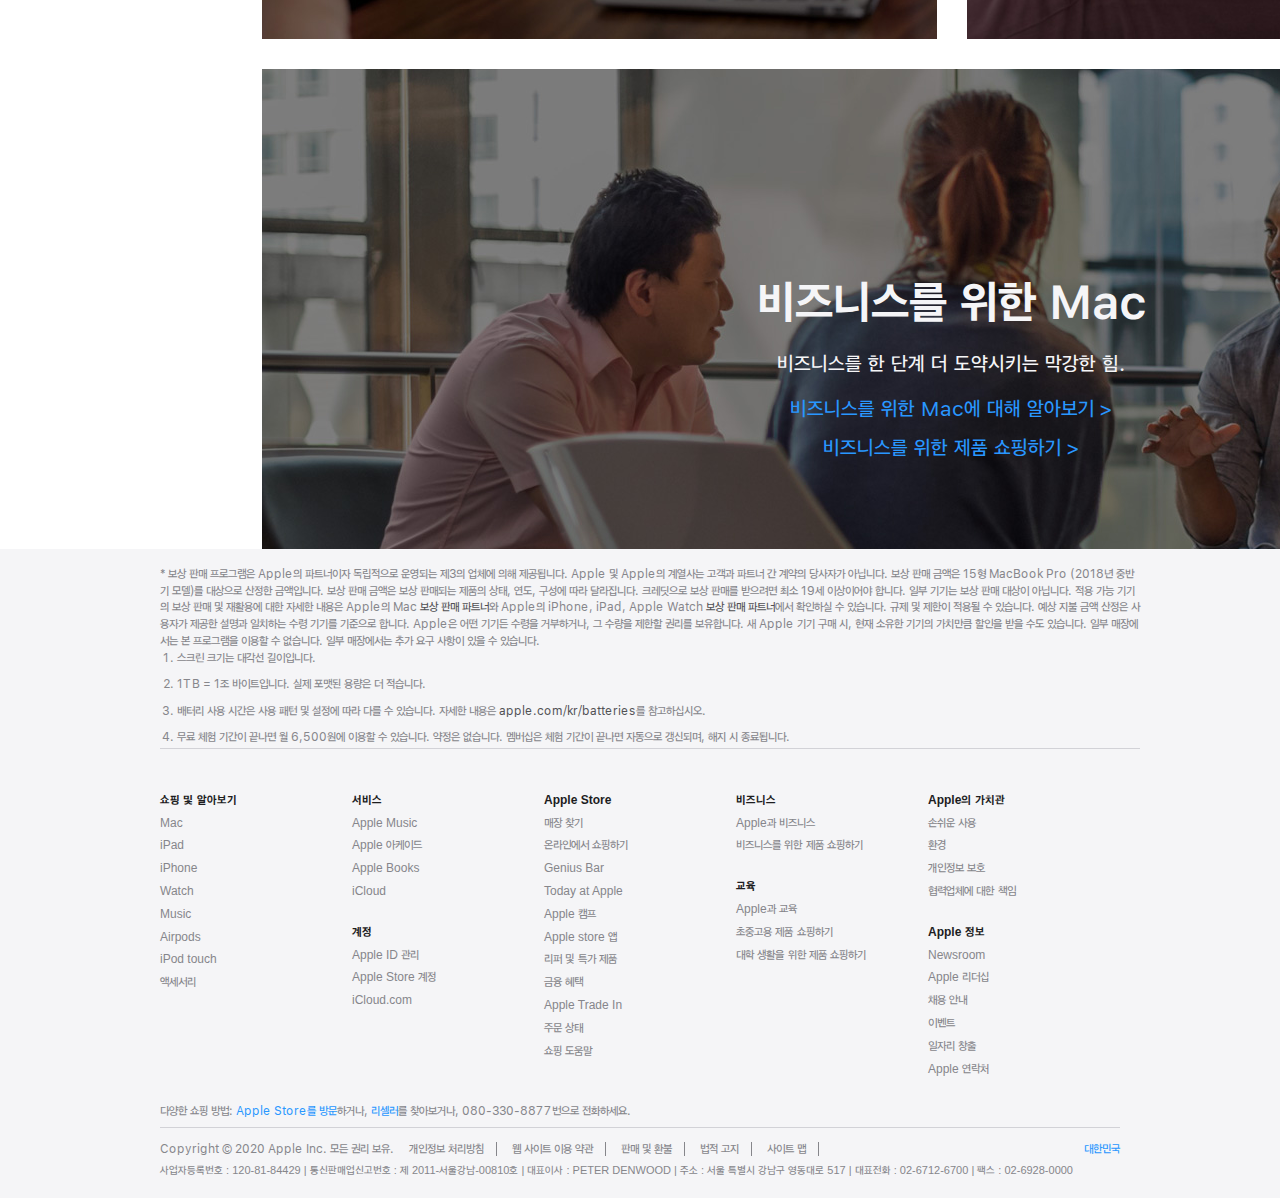
<file: mac/mac.html>
<html lang="en">
<head>

    <title>mac - Apple by 곽향아</title>


    <meta charset="UTF-8">
    <meta name="viewport" content="width=device-width, initial-scale=1.0">
 
    <meta name="description" content="Apple이 제시하는 혁신적인 세상을 만나고, 
    iPhone, iPad, Apple Watch, Mac 등을 구입하는 것은 물론, Apple 액세서리, 
    엔터테인먼트, 전문가 기기 지원에 대해서도 살펴볼 수 있습니다.">
    <meta name="keywords" cotent="iMac,iPhone,iPad,Macbook,Apple TV,macOS,Digital,Smartphone,">
    <meta name="author" content="Apple Inc.">
 
    <link rel="icon" href="../img/favicon_apple.ico">
 
    <link rel="icon" href="../img/favicon_apple16 (1).png"
    sizes="16x16">

    <link rel="stylesheet" type="text/css"
   href="../css/common.css">
 
    <link rel="stylesheet" type="text/css"
    href="../css/mac.css">
</head>
<body>

<header>
    <!-- GNB / Global Navigation Bar -->
        <nav id="gnb">
            <ul class="nav_menu color_white_245">
               <li class="nav_menu_logo"><a href="../index.html"><img src="../img/nav_logo.svg"></a></li>
               <a href="../mac/mac.html"><li class="nav_menu_item">Mac</li></a>
               <a href="../ipad/ipad.html"><li class="nav_menu_item">iPad</li></a>
               <a href="../iPhone/iPhone.html"><li class="nav_menu_item">iPhone</li></a>
               <a href="../Watch/Watch.html"><li class="nav_menu_item">Watch</li></a>
               <a href="../Music/Music.html"><li class="nav_menu_item">Music</li></a>
               <a href="../support/support.html"><li class="nav_menu_item">고객지원</li></a>
               <a href=""><li class="nav_menu_item"><img src="../img/nav_search.svg"></li></a>
               <a href=""><li class="nav_menu_item"><img src="../img/nav_store (1).svg"></li></a>
            </ul>
         </nav>

         <!-- Mac Page LNB / Local Navigation Bar -->
         <nav id="lnb_mac">
             <ul class="lnb_menu">
                 <li><a href=""><figure class="lnb_menu_icon_macbookair"></figure><span>MacBook Air</span></a></li>
                 <li><a href=""><figure class="lnb_menu_icon_macbookpro13"></figure><span>MacBook Pro 13형</span></a></li>
                 <li><a href=""><figure class="lnb_menu_icon_macbookpro16"></figure><span>MacBook Pro 16형</span></a></li>
                 <li><a href=""><figure class="lnb_menu_icon_imac"></figure><span>iMac</span><div class="lnb_menu_span_new">New</div></a></li>
                 <li><a href=""><figure class="lnb_menu_icon_imacpro"></figure><span>iMac Pro</span></a></li>
                 <li><a href=""><figure class="lnb_menu_icon_macpro"></figure><span>Mac Pro</span></a></li>
                 <li><a href=""><figure class="lnb_menu_icon_macmini"></figure><span>Mac mini</span></a></li>
                 <li><a href=""><figure class="lnb_menu_icon_maccomp"></figure><span>비교하기</span></a></li>
                 <li><a href=""><figure class="lnb_menu_icon_prodisplayxdr"></figure><span>Pro Display XDR</span></a></li>
                 <li><a href=""><figure class="lnb_menu_icon_macacc"></figure><span>액세서리</span></a></li>
                 <li><a href=""><figure class="lnb_menu_icon_macosx"></figure><span>Catalina</span></a></li>
                 
             </ul>
         </nav>
</header>



<main>

   <section id="mac_banner">
      <div>
         <p>
            Apple 교육 할인 스토어에서 신형 MacBook Air 및 
            신형 13형 MacBook Pro를 더욱 저렴하게 구입할 수 있습니다. &nbsp;
            <a href="">쇼핑하기</a> <span>&#62;</span>
         </p>
      </div>


   </section>

   <!-- Section Hero begin -->
   <section id="hero">
   <!-- hero imac begin -->
      <div class="hero_imac_wrap">
         <div class="hero_imac_text">
            <h2><span class="h2_subtitle_21">New</span>
            <span class="h2_subtitle_21">27형 모델</span>
            iMac </h2>
            <h3>모든 이에게 맞는, <br>
            모든 것을 갖춘 컴퓨터. </h3>

            <div class="hero_imac_link_buy">
               <a href="">구입하기</a> 
            </div>
            <div class="hero_imac_link_more">
               <a href="">더 알아보기</a> <span>&#62;</span>
            </div>
         </div>
         <div class="hero_imac_img">
            <!-- <img src="img/hero_imac.jpg"> -->
            <figure></figure>
         </div>
      </div>
   <!-- hero macbookair begin -->
      <div class="hero_macbookair_wrap">
         <div class="hero_macbookair_img">
            <!-- <img src="img/macbook_air.jpg"> -->
            <figure></figure>
         </div>

         <div class="hero_imac_text margin_left_72">
            <!-- <h2><span class="h2_subtitle_21">New</span>
            <span class="h2_subtitle_21">27형 모델</span> -->
            <h2>MacBook Air </h2>
            <h3>가볍게 속도를 올리다. </h3>

            <div class="hero_imac_link_buy">
               <a href="">구입하기</a> 
            </div>
            <div class="hero_imac_link_more">
               <a href="">더 알아보기</a> <span>&#62;</span>
            </div>
         </div>
      </div>
   <!-- hero macbookpro begin -->
      <div class="hero_macbookpro_wrap">
         <div class="hero_imac_text">
            <h2><span></span><span class="h2_subtitle_21">13형 모델</span>
            MacBook </h2>
            <h3>어떤 일이든. 어디에서든.</h3>

            <div class="hero_imac_link_buy">
               <a href="">구입하기</a> 
            </div>
            <div class="hero_imac_link_more">
               <a href="">더 알아보기</a> <span>&#62;</span>
            </div>
         </div>
         <div class="hero_macbookpro_img">
            <!-- <img src="img/hero_imac.jpg"> -->
            <figure></figure>
         </div>
      </div>

   </section>
   <!-- Section Hero end -->

   <section id="macbook_comp">
      <div class="macbook_comp_wrap">

         <h2 class="macbook_comp_title">당신에게 맞는 Mac <br> 노트북은?</h2>
         <div class="macbook_comp_link">
            <a href="">모든 Mac 모델 비교하기</a> <span>&#62;</span>
         </div>

         <div class="macbook_comp_madel_wrap">

            <div class="macbook_comp_madel">
               <div>
                  <figure class="macbook_comp_model_img_1"></figure>
                  <h3>MacBook Air</h3>
                  <p>&#8361;1,320,000부터</p>
               </div>

               <ul class="macbook_comp_model_list">
                  <li>13.3형 Retina 디스플레이<sup class="macbook_comp_model_list_sup">1</sup></li>
                  <li>최대 4코어 Intel Core i7 프로세서</li>
                  <li>최대 16GB 메모리</li>
                  <li>최대 2TB 저장 장치<sup class="macbook_comp_model_list_sup">2</sup></li>
                  <li>최대 11시간의 배터리 사용 시간<sup class="macbook_comp_model_list_sup">3</sup></li>
                  <li>Touch ID</li>
                  <li>백라이트 Magic Keyboard</li>
               </ul>

               <div class="macbook_comp_model_link_buy">
                  <a href="">구입하기</a>
               </div>
               <div class="macbook_comp_model_link_more">
                  <a href="">더 알아보기</a> <span>&#62;</span>
               </div>
            </div>

            <div class="macbook_comp_madel">
               <div>
                  <figure class="macbook_comp_model_img_2"></figure>
                  <h3>MacBook Pro 13형</h3>
                  <p>&#8361;1,720,000부터</p>
               </div>

               <ul class="macbook_comp_model_list">
                  <li>13.3형 Retina 디스플레이<sup class="macbook_comp_model_list_sup">1</sup></li>
                  <li>최대 4코어 Intel Core i7 프로세서</li>
                  <li>최대 32GB 메모리</li>
                  <li>최대 4TB 저장 장치<sup class="macbook_comp_model_list_sup">2</sup></li>
                  <li>최대 10시간의 배터리 사용 시간<sup class="macbook_comp_model_list_sup">3</sup></li>
                  <li>Touch Bar 및 Touch ID</li>
                  <li>백라이트 Magic Keyboard</li>
               </ul>

               <div class="macbook_comp_model_link_buy">
                  <a href="">구입하기</a>
               </div>
               <div class="macbook_comp_model_link_more">
                  <a href="">더 알아보기</a> <span>&#62;</span>
               </div>
            </div>

            <div class="macbook_comp_madel">
               <div>
                  <figure class="macbook_comp_model_img_3"></figure>
                  <h3>MacBook Pro 16형</h3>
                  <p>&#8361;3,190,000부터</p>
               </div>

               <ul class="macbook_comp_model_list">
                  <li>16형 Retina 디스플레이<sup class="macbook_comp_model_list_sup">1</sup></li>
                  <li>최대 8코어 Intel Core i9 프로세서</li>
                  <li>최대 64GB 메모리</li>
                  <li>최대 8TB 저장 장치<sup class="macbook_comp_model_list_sup">2</sup></li>
                  <li>최대 11시간의 배터리 사용 시간<sup class="macbook_comp_model_list_sup">3</sup></li>
                  <li>Touch Bar 및 Touch ID</li>
                  <li>백라이트 Magic Keyboard</li>
               </ul>

               <div class="macbook_comp_model_link_buy">
                  <a href="">구입하기</a>
               </div>
               <div class="macbook_comp_model_link_more">
                  <a href="">더 알아보기</a> <span>&#62;</span>
               </div>
            </div>

         </div>
   
      </div>
   </section>

   <section id="mac_os_bigsur">
      <div class="mac_os">
         <div class="mac_os_text">
            <h2>macOS <span>Big Sur</span></h2>
            <h3>거칠 것 없는 능력.<br>
            완전히 새로운 방식.</h3>
            <div class="mac_os_link">
               <a href="">미리 만나보기</a> <span>&#62;</span>
            </div>
         </div>
      </div>
   </section>

   <section id="macbook_pro">
      <div class="macbook_pro_wrap">
         <div class="macbook_pro_acc">
            <h2>액세서리</h2>
            <h3>MacBook Pro 액세서리<br>살펴보기.</h3>
            <div class="macbook_pro_acc_link">
               <a href="">쇼핑하기</a>
            </div>
         </div>

         <div class="macbook_pro_trade_in">
            <h2>Apple Trade In</h2>
            <h3>현재 쓰고 있는 컴퓨터, 최대<br>
               830,000원까지<br>
               보상받기.* </h3>
            <p class="p_large_17">보상 판매 대상 컴퓨터를 
                  크레딧으로 교환해드리거나, 무상으로 <br>
                  재활용해드립니다. 당신은 물론 지구에게도 좋은 일이죠.</p>
            <div class="macbook_pro_trade_in_link">
               <a href="">보상 판매 가격 알아보기</a> <span>&#62;</span>
            </div>
         </div>
      </div>

      <!-- 배송, 금융 혜택 -->
      <div class="delivery_wrap">
         <div class="delivery_wrap_more">
            <figure class="delivery_wrap_more_img1"></figure>
            <h2>업무일 기준 무료 익일 배송</h2>
            <p>오후 3시 이전에 주문된<br>
               재고 보유 제품에 한합니다.</p>
            <div class="delivery_wrap_more_link">
               <a href="">더 알아보기</a> <span>&#62;</span>
            </div>
         </div>

         <div class="delivery_wrap_more">
            <figure class="delivery_wrap_more_img2"></figure>
            <h2>금융 혜택</h2>
            <p>무이자 할부를 통해 Apple 제품을 <br>
               부담 없이 구매하실 수 있습니다.</p>
            <div class="delivery_wrap_more_link">
               <a href="">더 알아보기</a> <span>&#62;</span>
            </div>
         </div>
      </div>



   </section>


   <!-- macOS catalina -->
   <section id="macos_catalina">
      <div class="macos_catalina_title">
         <h2>Mac을 더욱 Mac답게 만드는 모든 것.</h2>
      </div>

      <div class="macos_catalina_banner">
         <div class="macos_catalina_banner_text">
            <h2>macOS <span>Catalina</span></h2>
            <h3>Mac의 능력, <br>
               더 높은 곳으로.</h3>
            <p>음악과 팟캐스트 각각을 위한 전용 앱. Sidecar를 비롯한 스마트한 신기능. <br>
               개발자들을 위한 강력한 기술. 이제 iPad 인기 앱들까지도 Mac에서.</p>
            <div class="macos_catalina_banner_link">
               <a href="">더 알아보기</a> <span>&#62;</span> &nbsp;&nbsp;&nbsp;
               <a href="">지금 업데이트하기</a> <span>&#62;</span>
            </div>
         </div>
      </div>

   <!-- mac OS iCloud -->
   <div class="mac_os_icloud_wrap">
      <div class="mac_os_more">
         <h2>macOS</h2>
         <p>macOS는 모든 Mac을 움직이는 운영체제입니다. 다른 <br>
            컴퓨터로는 상상도 못 할 일도 Mac에서는 가능하게 해주죠. <br>
            macOS는 Mac에 꼭 맞도록, 그리고 Mac은 macOS에 꼭 <br>
            맞도록 설계되었기 때문이랍니다.</p>
         <div class="mac_os_icloud_more_link">
            <a href="">더 알아보기</a> <span>&#62;</span>
         </div>
      </div>

      <div class="mac_os_icloud_more">
         <h2>iCloud</h2>
         <p>iCloud는 당신의 사진, 동영상, 문서, 메시지, 음악, 앱 등을 <br>
            안전하게 저장해주고, 가지고 있는 모든 기기에서 최신 상태로 <br>
            유지될 수 있도록 해줍니다. 따라서 당신이 어디에 있든 원하는 <br>
            파일에 언제나 접근할 수 있죠.</p>
         <div class="mac_os_icloud_more_link">
            <a href="">더 알아보기</a> <span>&#62;</span>
         </div>
      </div>
   </div>

   <!-- built_in_apps -->
   <div class="built_in_apps">
      <div class="built_in_apps_promo">
         <h2>내장 앱</h2>
         <p>모든 Mac에는 창의성과 생산성을 위한 강력한 도구들이 함께합니다. 
            바로 당신이 더 효율적으로 궁금한 것을 찾아보고, 다른 <br>
            사람들과 소통하고, 업무를 볼 수 있게 해주는 앱들이죠.</p>
      </div>

      <div class="tabnav_wrap">
         <nav id="tabnav_items">
            <ul class="tabnav_items_menu">
                  <li><a href=""><figure class="tabnav_items_menu_icon_photos"></figure><span>사진</span></a></li>
                  <li><a href=""><figure class="tabnav_items_menu_icon_imovie"></figure><span>iMovie</span></a></li>
                  <li><a href=""><figure class="tabnav_items_menu_icon_garageband"></figure><span>GarageBand</span></a></li>
                  <li><a href=""><figure class="tabnav_items_menu_icon_pages"></figure><span>Pages</span></a></li>
                  <li><a href=""><figure class="tabnav_items_menu_icon_numbers"></figure><span>Numbers</span></a></li>
                  <li><a href=""><figure class="tabnav_items_menu_icon_keynote"></figure><span>Keynote</span></a></li>
                  <li><a href=""><figure class="tabnav_items_menu_icon_safari"></figure><span>Safari</span></a></li>
            </ul>
         </nav>
         <div class="tabnav_wrap_text">
            <p> ‘사진’ 앱은 점점 늘어나는 당신의 사진 및 동영상 컬렉션을 
                  보다 간편하게 정리하고 다룰 수 있게 해줍니다. 사진을 <br>
                  보다 완벽하게 만들 수 있고, 공유하기 좋은 형태로 꾸밀 수도 있죠. 
                  또한, ‘iCloud 사진’ 덕분에 평생 찍은 사진과 <br>
                  동영상을 클라우드에 모두 저장할 수 있습니다.</p>
            <div class="tabnav_wrap_text_link">
               <a href="">사진 앱에 대해 더 알아보기</a> <span>&#62;</span>
            </div>
         </div>
         <div class="tabnav_wrap_img1">
            <figure class="tabnav_wrap_img2"></figure>
         </div>
      </div>
   </div>

   <!-- gallery_apps -->

   <div class="gallery_apps">
      <div class="built_in_apps_promo">
         <h2>전문가용 앱</h2>
         <p>자신의 창의력을 끝까지 끌어낼 준비가 되어 있는 전문가들을 위해 
            마련된 업계 최고의 앱들입니다. 영화나 음악의 편집, 후반 작업, <br>
            완성에 이르는 모든 단계에서 당신에게 최대의 능력을 선사합니다.</p>
      </div>

      <div class="gallery_apps_wrap">
         <nav id="gallery_apps_wrap_items">
            <ul class="gallery_apps_menu">
               <li><a href=""><figure class="gallery_apps_menu_icon_logicprox"></figure><span>Logic Pro X</span></a></li>
               <li><a href=""><figure class="gallery_apps_menu_icon_mainstage3"></figure><span>MainStage 3</span></a></li>
               <li><a href=""><figure class="gallery_apps_menu_icon_finalcutprox"></figure><span>Final Cut Pro X</span></a></li>
               <li><a href=""><figure class="gallery_apps_menu_icon_motion"></figure><span>Motion</span></a></li>
               <li><a href=""><figure class="gallery_apps_menu_icon_compressor"></figure><span>Compressor</span></a></li>
            </ul>
         </nav>
         <div class="gallery_apps_text">
            <p> Mac에서 완전한 녹음 겸 MIDI 제작 스튜디오를 경험할 수 있게 
               해주는 Logic Pro. 그 어느 때보다 훌륭한 작곡, <br>
               녹음, 편집, 그리고 믹싱 작업을 위한 그 모든 것을 갖추었죠. 
               게다가 수천 가지 사운드 및 루프와 더불어 모든 기능을 <br>
               갖춘 방대한 플러그인 컬렉션은, 처음 떠오른 악상을 완성된 곡으로 
               마무리할 때까지 필요한 모든 것을 <br>
               마련해줍니다. 만들고 싶은 음악의 종류와 상관없이 말이죠.</p>
            <div class="gallery_apps_text_link">
               <a href="">Logic Pro X에 대해 더 알아보기</a> <span>&#62;</span>
            </div>
         </div>
         <div class="gallery_apps_img1">
            <figure class="gallery_apps_img2"></figure>
         </div>
      </div>
   </div>

   <!-- Mac App Store -->
   <div class="mac_app_store">
      <div class="mac_app_store_more">
         <figure class="mac_app_store_icon"></figure>
         <div class="mac_app_store_text">
            <p>Mac App Store에서 에디터가 추천한 풍성한 콘텐츠와 멋진 Mac용 앱들을 만나보실 수 있습니다.</p>
            <div class="mac_app_store_link">
               <a href="">Mac App Store 살펴보기</a> <span>&#62;</span>
            </div>
         </div>
      </div>
   </div>

   </section>


   <!-- mac get more -->
   <section id="mac_get_more">
      <div class="mac_get_more_title">
         <h2>Mac을 더 잘 활용하는 법</h2>
      </div>


   <!-- 아케이드 -->
      <div class="arcade_wrap">
         <!-- <figure class="arcade_wrap_bg_img"></figure> -->
         <div class="arcade_wrap_text">
            <h2></h2>
            <h3>즐길 준비됐나요? <br>
               수백 가지 게임 세상. 광고는 제로.</h3>
            <div class="arcade_wrap_text_link">
               <a href="">무료 체험하기<sup>4</sup></a> <span>&#8599;</span> &nbsp;&nbsp;
               <a href="">더 알아보기 </a> <span>&#62;</span>
            </div>
         </div>
      </div>


      <!-- education Mac -->

      <div class="education_wrap">
         <div class="education_mac">
            <div class="education_mac_text">
               <h2>교육을 위한 Mac</h2>
               <p>놀라운 일이 벌어지는 교육 현장, 그 원동력.</p>
               <div class="education_mac_link">
                  <a href="">교육을 위한 Mac에 대해 알아보기</a> <span>&#62;</span> <br>
                  <div class="education_mac_link_more">
                     <a href="">교육 기관을 위한 특별 할인에 대해 알아보기</a> <span>&#62;</span>
                  </div>
               </div>
            </div>
         </div>
   
         <div class="higher_education_mac">
            <div class="education_mac_text">
               <h2>대학 생활을 위한 Mac</h2>
               <p>멋진 대학 생활을 위한 만반의 준비.</p>
               <div class="education_mac_link">
                  <a href="">대학 생활을 위한 Mac에 대해 알아보기</a> <span>&#62;</span> <br>
                  <div class="education_mac_link_more">
                     <a href="">Apple 교육 할인으로 쇼핑하기</a> <span>&#62;</span>
                  </div>
               </div>
            </div>
         </div>
      </div>


      <!-- business Mac -->

      <div class="business_mac">
         <div class="business_mac_text">
            <h2>비즈니스를 위한 Mac</h2>
            <p>비즈니스를 한 단계 더 도약시키는 막강한 힘.</p>
            <div class="education_mac_link">
               <a href="">비즈니스를 위한 Mac에 대해 알아보기</a> <span>&#62;</span> <br>
               <div class="education_mac_link_more">
                  <a href="">비즈니스를 위한 제품 쇼핑하기</a> <span>&#62;</span>
               </div>
            </div>
         </div>
      </div>



   </section>


</main>



<footer>
    <div class="footer_wrap">
       <div class="footer_note_mac_wrap">
            <p class="footer_note_mac">
               * 보상 판매 프로그램은 Apple의 파트너이자 독립적으로 운영되는 제3의 업체에 의해 제공됩니다. 
               Apple 및 Apple의 계열사는 고객과 파트너 간 계약의 당사자가 아닙니다. 보상 판매 금액은 15형 
               MacBook Pro (2018년 중반기 모델)를 대상으로 산정한 금액입니다. 보상 판매 금액은 보상 
               판매되는 제품의 상태, 연도, 구성에 따라 달라집니다. 크레딧으로 보상 판매를 받으려면 
               최소 19세 이상이어야 합니다. 일부 기기는 보상 판매 대상이 아닙니다. 적용 가능 기기의 
               보상 판매 및 재활용에 대한 자세한 내용은 Apple의 Mac <a href="">보상 판매 파트너</a>와 Apple의 iPhone, 
               iPad, Apple Watch <a href="">보상 판매 파트너</a>에서 확인하실 수 있습니다. 규제 및 제한이 적용될 수 있습니다. 
               예상 지불 금액 산정은 사용자가 제공한 설명과 일치하는 수령 기기를 기준으로 합니다. Apple은 
               어떤 기기든 수령을 거부하거나, 그 수량을 제한할 권리를 보유합니다. 새 Apple 기기 구매 시, 
               현재 소유한 기기의 가치만큼 할인을 받을 수도 있습니다. 일부 매장에서는 
               본 프로그램을 이용할 수 없습니다. 일부 매장에서는 추가 요구 사항이 있을 수 있습니다. </p>

            <div class="footer_note_mac_menu">
               <ol class="footer_note_mac_li">
                  <li>스크린 크기는 대각선 길이입니다.</li>
                  <li>1TB = 1조 바이트입니다. 실제 포맷된 용량은 더 적습니다.</li>
                  <li>배터리 사용 시간은 사용 패턴 및 설정에 따라 다를 수 있습니다. 
                     자세한 내용은 <a href="">apple.com/kr/batteries</a>를 참고하십시오.</li>
                  <li>무료 체험 기간이 끝나면 월 6,500원에 이용할 수 있습니다. 약정은 없습니다. 
                     멤버십은 체험 기간이 끝나면 자동으로 갱신되며, 해지 시 종료됩니다.</li>
               </ol>
            </div>
         </div>

         <div class="footer_navigation">
            
         </div>




       <div class="footer_menu"> <!--전체 그룹핑-->
          <div class="footer_menu_column"> <!--1단-->
             <ul class="footer_menu_group">
                <li class="footer_menu_item">쇼핑 및 알아보기</li>
                <li class="footer_menu_item"><a href="">Mac</a></li>
                <li class="footer_menu_item"><a href="">iPad</a></li>
                <li class="footer_menu_item"><a href="">iPhone</a></li>
                <li class="footer_menu_item"><a href="">Watch</a></li>
                <li class="footer_menu_item"><a href="">Music</a></li>
                <li class="footer_menu_item"><a href="">Airpods</a></li>
                <li class="footer_menu_item"><a href="">iPod touch</a></li>
                <li class="footer_menu_item"><a href="">액세서리</a></li>
             </ul>
          </div>
          <div class="footer_menu_column"> <!--2단-->
             <ul class="footer_menu_group">
                <li class="footer_menu_item font_weight_600 color_gray_29">서비스</li>
                <li><a href="">Apple Music</a></li>
                <li><a href="">Apple 아케이드</a></li>
                <li><a href="">Apple Books</a></li>
                <li><a href="">iCloud</a></li>
             </ul>
             <br>
          
             <ul class="footer_menu_group">
                <li class="footer_menu_item font_weight_600 color_gray_29">계정</li>
                <li><a href="">Apple ID 관리</a></li>
                <li><a href="">Apple Store 계정</a></li>
                <li><a href="">iCloud.com</a></li>
             </ul>
          </div>
          <div class="footer_menu_column"> <!--3단-->
             <ul class="footer_menu_group">
                <li class="footer_menu_item font_weight_600 color_gray_29">Apple Store</li>
                <li><a href="">매장 찾기</a></li>
                <li><a href="">온라인에서 쇼핑하기</a></li>
                <li><a href="">Genius Bar</a></li>
                <li><a href="">Today at Apple</a></li>
                <li><a href="">Apple 캠프</a></li>
                <li><a href="">Apple store 앱</a></li>
                <li><a href="">리퍼 및 특가 제품</a></li>
                <li><a href="">금융 혜택</a></li>
                <li><a href="">Apple Trade In</a></li>
                <li><a href="">주문 상태</a></li>
                <li><a href="">쇼핑 도움말</a></li>
             </ul>
          </div>
          <div class="footer_menu_column"> <!--4단-->
             <ul class="footer_menu_group">
                <li class="footer_menu_item font_weight_600 color_gray_29">비즈니스</li>
                <li><a href="">Apple과 비즈니스</a></li>
                <li><a href="">비즈니스를 위한 제품 쇼핑하기</a></li>
             </ul>
             <br>
          
             <ul class="footer_menu_group">
                <li class="footer_menu_item font_weight_600 color_gray_29">교육</li>
                <li><a href="">Apple과 교육</a></li>
                <li><a href="">초중고용 제품 쇼핑하기</a></li>
                <li><a href="">대학 생활을 위한 제품 쇼핑하기</a></li>
             </ul>
          </div>
          <div class="footer_menu_column"> <!--5단-->
             <ul class="footer_menu_group">
                <li class="footer_menu_item font_weight_600 color_gray_29">Apple의 가치관</li>
                <li><a href="">손쉬운 사용</a></li>
                <li><a href="">환경</a></li>
                <li><a href="">개인정보 보호</a></li>
                <li><a href="">협력업체에 대한 책임</a></li>
             </ul>
             <br>
          
             <ul class="footer_menu_group">
                <li class="footer_menu_item font_weight_600 color_gray_29">Apple 정보</li>
                <li><a href="">Newsroom</a></li>
                <li><a href="">Apple 리더십</a></li>
                <li><a href="">채용 안내</a></li>
                <li><a href="">이벤트</a></li>
                <li><a href="">일자리 창출</a></li>
                <li><a href="">Apple 연락처</a></li>
             </ul>
          </div>


       </div> <!--전체 그룹 닫음-->

       
       <p class="footer_contact">다양한 쇼핑 방법: <a href="">Apple Store를 방문</a>하거나, 
             <a href="">리셀러</a>를 찾아보거나, 080-330-8877번으로 전화하세요.</p>
             
       <div class="footer_copyright_wrap">
          <p class="footer_copyright">Copyright © 2020 Apple Inc. 모든 권리 보유.
             <a href="">개인정보 처리방침</a> <a href="">웹 사이트 이용 약관</a> <a href="">판매 및 환불</a> 
             <a href="">법적 고지</a> <a href="">사이트 맵</a></p>
          <p class="footer_global"><a href="">대한민국</a></p>
       </div>

       <p class="footer_address">
          <span>사업자등록번호 : 120-81-84429 |</span> 
          <span>통신판매업신고번호 : 제 2011-서울강남-00810호 | </span>
          <span>대표이사 : PETER DENWOOD | </span>
          <span>주소 : 서울 특별시 강남구 영동대로 517 | </span>
          <span>대표전화 : 02-6712-6700 | 팩스 : 02-6928-0000 </span></p>

    </div>


</footer>


</body>
</html>
</file>
<file: css/common.css>
/* 초기화 스타일 CSS */

* { margin:0 ; padding: 0; box-sizing: border-box;}

   ul { list-style:none; padding: 0;}
   li { margin: 0;}

   body { color:rgb(29,29,31); -webkit-font-smoothing:antialiased;}

  @font-face { 
   font-family:'SF Pro KR';
   font-style: normal;
   font-weight: 200;
   src: url(../font/SFProKRDisplay_light.woff2) format('woff2');
   }

@font-face { 
   font-family:'SF Pro KR' ;
   font-style: normal;
   font-weight: 400;
   src: url(../font/SFProKRDisplay_regular.woff2) format('woff2');
   } 

@font-face { 
   font-family:'SF Pro KR' ;
   font-style: normal;
   font-weight: 600;
   src: url(../font/SFProKRDisplay_semibold.woff2) format('woff2');
   } 

@font-face { 
   font-family:'SF Pro KR' ;
   font-style: normal;
   font-weight: 800;
   src: url(../font/SFProKRDisplay_bold.woff2) format('woff2');
   } 

@font-face { 
   font-family:'SF Pro Display' ;
   font-style: normal;
   font-weight: 400;
   src: url(../font/sf-pro-display_regular.woff2) format('woff2');
   } 

@font-face { 
   font-family:'SF Pro Display' ;
   font-style: normal;
   font-weight: 600;
   src: url(../font/sf-pro-display_semibold.woff2) format('woff2');
   } 

@font-face { 
   font-family:'SF Pro text' ;
   font-style: normal;
   font-weight: 400;
   src: url(../font/sf-pro-text_regular.woff2) format('woff2');
   } 

@font-face { 
   font-family:'SF Pro text' ;
   font-style: normal;
   font-weight: 600;
   src: url(../font/sf-pro-text_semibold.woff2) format('woff2');
   } 

/* Typo 스타일 */

h1 {   }

h2 { 
   font-family:'SF Pro KR', 'SF Pro Display', serif;
   font-size:56px;
   font-weight:600;
   font-style: normal;
   line-height: 66px;
   -webkit-font-smoothing:antialiased;
}

h3 {  
   font-family: 'SF Pro KR', 'SF Pro Display', serif;
   font-size:28px;
   font-weight:400;
   font-style: normal;
   line-height: 31px;
   -webkit-font-smoothing:antialiased;
}

h4 { 

}
h5 {   }

h6 { }

p {          
   font-family: 'SF Pro KR', 'SF Pro text', serif;
   font-size:12px;
   font-weight:400;
   font-style: normal;
   line-height: 16.8px; 
   -webkit-font-smoothing:antialiased; 
}

.h4_large_40 { 
   font-family: 'SF Pro KR', 'SF Pro Display', serif;
   font-size:40px;
   font-weight:600;
   font-style:normal;
   line-height:44px;
   -webkit-font-smoothing:antialiased;
}

.h5_large_21 { 
   font-family: 'SF Pro KR', 'SF Pro Display', serif;
   font-size:21px;
   font-weight:400;
   font-style:normal;
   line-height:26px; 
   -webkit-font-smoothing:antialiased;
}

.p_large_17 {
   font-family: 'SF Pro KR', 'SF Pro text', serif;
   font-size:17px;
   font-weight:400;
   font-style: normal;
   line-height: 27px;  
   -webkit-font-smoothing:antialiased;
}

/* 링크 스타일 */

a:link {  text-decoration: none; color:#2997ff; }
a:hover {  text-decoration: underline; color:#2997ff; }
a:active {  text-decoration: none; color:#2997ff; }
a:visited {  text-decoration: none; color:#2997ff; }

.text_decoration_none {text-decoration:none;}

/* 정렬 스타일 */

.text_align_center {  text-align: center; }

/* 컬러 관련 스타일 */

.bg_color_white { background-color:white;  }
.bg_color_dark { background-color:rgb(19,19,19);}
.bg_color_gray_250 { background-color:rgb(250,250,250);} 

.color_white_245 { color:rgb(245,245,247);} 
.color_gray_134 {color: rgb(134,134,139);}  

/* 여백 관련 스타일 */

.margin_top_6 { margin-top:6px;}
.margin_top_7 { margin-top:7px;}
.margin_top_14 { margin-top:14px;}
.margin_bottom_12 { margin-top:14px;}


/* Header 부분 스타일 */

/* gnb 스타일 */

#gnb_m { display: none;}

#gnb { background-color: rgba(0, 0, 0, 0.8); position: fixed; 
   width: 100%; top:0; left:0;    } 

.nav_menu { list-style:none; display: flex;
justify-content: space-between;
width: 980px; height: 44px;  margin: 0 auto; padding:0; }

.nav_menu_logo { line-height: 44px; opacity: 0.8; }
.nav_menu_logo:hover { opacity: 1; }

.nav_menu li {  text-decoration:none;} 

.nav_menu a:link { text-decoration:none; }

.nav_menu_item { margin: 0 0 0 0px;
font-family: 'SF Pro KR', sans-serif;
font-size:14px;
font-weight:400;
font-style:normal;
line-height:44px;
color:rgb(245,245,247);
opacity: 0.8;
}
            
.nav_menu_item:hover { opacity: 1; text-decoration: none;}

/* .nav_menu a:last-child{
   display: none;
} */




/* 푸터 부분 스타일 */

footer { background-color: rgb(245,245,247);  }

.footer_wrap { width:980px; padding: 0 10px; margin: 0 auto; box-sizing: border-box;}
.footer_note { 
padding:17px 0 11px;
border-bottom: 1px solid rgb(210,210,215);
color:rgb(134,134,139);
}
.footer_menu { display:flex;
padding:20px 0;
}
.footer_menu_column { width: 196px;}
.footer_menu_group { 
list-style: none;
padding:0;
font-family: 'SF Pro KR', sans-serif;
font-size:12px;
font-weight:400;
font-style: normal;
line-height: 16px;
color:rgb(81,81,84);
}
.footer_menu_item { margin:0 0 6.8px; }

/* .footer_menu_item_text { color:green; } */

.footer_menu_group li { margin:0 0 6.8px; color:rgb(134,134,139); }
.footer_menu_group li:first-child { 
   font-weight: 600; 
   color:rgb(29,29,31);
   display: flex;
   justify-content: space-between;
   padding: 0 10px 0 0 ;
}

.footer_menu_group li:first-child span {
   display: none;
}

.footer_menu_group a {color:rgb(134,134,139);}
.footer_menu_group a:hover {color:rgb(81,81,84);}


.font_weight_600 { font-weight: 600;}
.color_gray_29 {color:rgb(29,29,31);}
.footer_contact { border-bottom:1px solid rgb(210,210,215);
padding: 0 0 7px; margin:0 0 8px;
color:rgb(134,134,139); }

.footer_copyright_wrap { display: flex; justify-content: space-between;}

.footer_copyright { margin:5px 0;
color:rgb(134,134,139); }

.footer_copyright a { color:rgb(134,134,139); padding: 0 12px 0 ; border-right:1px solid rgb(134,134,139); }
.footer_copyright a:hover { color:rgb(29,29,31);}
.footer_global {
   padding: 5px 0 0 0;
}

.footer_address { 
font-family: 'SF Pro KR', sans-serif;
font-size:11px;
font-weight:400;
font-style: normal;
line-height: 15px;
color:rgb(134,134,139);
padding: 0 0 20px;
}


/* 모바일 해상도 css */
/* @media screen and (max-width:767px) {
   .nav_menu {
      width: 200px; padding:0 20px; 
      box-sizing: border-box;}
   .nav_menu a {display: none;}
   .nav_menu a:first-child {display: block;}
   .nav_menu a:last-child {display: block;}
} */



/* css selector 연습 */

/* #gnb ul{border:1px solid red} */

/* #gnb li{border:1px solid red} */

/* #gnb .nav_menu_logo {border:1px solid red} */

/* .nav_menu a:nth-child(2) + a {border:1px solid red} */


/* 태블릿 해상도 */

@media screen and (min-width:768px) and
(max-width:1068px) {

h1 {   }

h2 { 
   font-size:48px;
   line-height: 66px;
}

h3 {  
   font-size:24px;
   font-weight:400;
}

h4 { 

}
h5 {   }

h6 { }

p {          
   font-size:12px;
   line-height: 16px; 
}

.h4_large_40 { 
   font-size:32px;
   line-height:36px;
}

.h5_large_21 { 
   font-size:19px;
   line-height:23px; 
}

.p_large_17 {
   font-family: 'SF Pro KR', 'SF Pro text', serif;
   font-size:17px;
   font-weight:400;
   font-style: normal;
   line-height: 27px;  
   -webkit-font-smoothing:antialiased;
}

.nav_menu { list-style:none; display: flex;
   justify-content: space-between;
   width: 100%; height: 44px;  margin: 0 auto; padding:0 20px ; 
   box-sizing: border-box;
}

.footer_wrap { 
   width:100%; 
   padding: 0 20px; 
   margin: 0 auto; 
   box-sizing: border-box;
}

.footer_copyright a { 
   color:rgb(134,134,139); 
   padding: 0 6px 0 ; 
   border-right:1px solid rgb(134,134,139); }

}


/* 모바일 해상도 css */
@media screen and (max-width:767px) {
   h1 {   }

   h2 { 
      font-family:'SF Pro KR', 'SF Pro Display', serif;
      font-size:48px;
      font-weight:600;
      font-style: normal;
      line-height: 60px;
      -webkit-font-smoothing:antialiased;
   }

   h3 {  
      font-family: 'SF Pro KR', 'SF Pro Display', serif;
      font-size:19px;
      font-weight:400;
      font-style: normal;
      line-height: 29px;
      -webkit-font-smoothing:antialiased;
   }

   h4 { 

   }
   h5 {   }

   h6 { }

   p {          
      font-family: 'SF Pro KR', 'SF Pro text', serif;
      font-size:12px;
      font-weight:400;
      font-style: normal;
      line-height: 16px; 
      -webkit-font-smoothing:antialiased; 
   }

   .h4_large_40 { 
      font-family: 'SF Pro KR', 'SF Pro Display', serif;
      font-size:36px;
      font-weight:600;
      font-style:normal;
      line-height:44px;
      -webkit-font-smoothing:antialiased;
   }

   .h5_large_21 { 
      font-family: 'SF Pro KR', 'SF Pro Display', serif;
      font-size:19px;
      font-weight:400;
      font-style:normal;
      line-height:26px; 
      -webkit-font-smoothing:antialiased;
   }

   .p_large_17 {
      font-family: 'SF Pro KR', 'SF Pro text', serif;
      font-size:15px;
      font-weight:400;
      font-style: normal;
      line-height: 27px;  
      -webkit-font-smoothing:antialiased;
   }

   header { width: 100%;}

   #gnb {display: none;}
   #gnb_m { 
      display: block;
      background-color: rgba(0, 0, 0, 0.8); position: fixed; 
      width: 100%; top:0; left:0; 
      box-sizing: border-box;
      z-index: 999; height: 44px;
      overflow: hidden;
      transition: all 0.4s;
   }

   .nav_menu_m { list-style:none; 
      width: 100%; position: relative;
      height: auto;  padding: 0;
      box-sizing: border-box;}

   .nav_menu_m_logo {
      line-height: 44px; 
      opacity: 0.8; 
      position: absolute;
      top: 0; left: calc(50% - 8px);
   }
   .nav_menu_m_logo:hover { opacity: 1; }

   .nav_menu_m li {  text-decoration:none;} 

   .nav_menu_m a:link { text-decoration:none; }

   .nav_menu_m_item { margin: 0 0 0 0px;
   font-family: 'SF Pro KR', sans-serif;
   font-size:14px;
   font-weight:400;
   font-style:normal;
   line-height:44px;
   color:rgb(245,245,247);
   opacity: 0.8;
   position: absolute;
      top: 0; right: 16px;
   }
               
   .nav_menu_m_item:hover { opacity: 1; text-decoration: none;}

   /* .nav_menu_m_item a:first-child{
      width: 20px; height: 44px;
      padding: 20px 0 0 0 ;
   } */

   .nav_menu_m_button{
      display: block;
      position: absolute;
      width: 30px; height: 44px;
      top: 0; left: 9px;
      cursor: pointer;
   }

   .nav_menu_m_button span:first-child{
      display: block;
      position: absolute;
      width: 16px; height: 1px;
      top: 16px; left: 7px;
      border-top: 1px solid white;
      transition: all 0.4s;
   }

   .nav_menu_m_button span:nth-child(2){
      display: block;
      position: absolute;
      width: 16px; height: 1px;
      top: 22px; left: 7px;
      border-top: 1px solid white;
   }

   .nav_menu_m_button span:last-child{
      display: block;
      position: absolute;
      width: 16px; height: 1px;
      top: 28px; left: 7px;
      border-top: 1px solid white;
      transition: all 0.4s;
   }

   /* .nav_menu_m_button:hover span:first-child{
      transform: rotate(45deg);
      top: 22px;
   } */

   /* .nav_menu_m_button:hover span:nth-child(2){
      display: none;
      visibility: hidden;
   } */

   /* .nav_menu_m_button:hover span:last-child{
      transform: rotate(-45deg);
      top: 22px;
   } */

   /* .nav_menu_m_item a span:first-child{
      margin: 10px 0 0 0;
      transform: rotate(45deg);
      transform-origin: 50% 50%;
   }
   .nav_menu_m_item a span:last-child{
      margin: -3.5px 0 0 1px;
      transform: rotate(-45deg);
      transform-origin: 50% 50%;
   } */

   .nav_menu_m_open_search{
      line-height: 44px; 
      opacity: 1; 
      text-align: center;
      margin: 60px 0 10px;
      box-sizing: border-box;
      border-bottom: 1px solid rgba(210,210,215,0.4);
      width: 100%;
      padding: 0 16px;
   }

   .nav_menu_m_open_search input{
      width: 100%;
      height: 36px;
      background: rgb(29,29,31);
      border: none;
      border-radius: 6px;
      padding: 0 10px;
      margin: 10px auto 10px ;
      box-sizing: border-box;
      color: rgb(210,210,215);
   }


   /* menu open 스타일 */

   .nav_menu_m_open { 
      list-style:none; 
      display: flex;
      flex-direction: column;
      /* justify-content: space-between; */
      width: 100%; height: auto;
      box-sizing: border-box;
      margin: 44px 0 0 0;
   }

   .nav_menu_m_open_logo { 
      line-height: 44px; 
      opacity: 0.8; 
      text-align: center;
      margin: 0 45px;
      box-sizing: border-box;
   }

   .nav_menu_m_open_search{
      line-height: 44px; 
      opacity: 1; 
      text-align: center;
      margin: 0 0 10px;
      box-sizing: border-box;
      border-bottom: 1px solid rgba(210,210,215,0.4);
      width: 100%;
      padding: 0 16px;
   }

   .nav_menu_m_open_search input{
      width: 100%;
      height: 36px;
      background: rgb(29,29,31);
      border: none;
      border-radius: 6px;
      padding: 0 10px;
      margin: 10px auto 10px ;
      box-sizing: border-box;
      color: rgb(210,210,215);
   }

   .nav_menu_m_open li {  
      text-decoration:none;
      margin: 0 45px;
      box-sizing: border-box;
      border-bottom: 1px solid rgba(210,210,215,0.4);
      font-size: 17px;
      line-height: 44px;
      color: rgb(245,245,247);
   } 

   .nav_menu_m_open a:link { text-decoration:none; }

   .nav_menu_m_open_item { margin: 0 0 0 0px;
   font-family: 'SF Pro KR', sans-serif;
   font-size:14px;
   font-weight:400;
   font-style:normal;
   line-height:44px;
   color:rgb(245,245,247);
   opacity: 0.8;
   }
               
   .nav_menu_m_open_item:hover { opacity: 1; text-decoration: none;}

   /* .nav_menu_m_item a:first-child{
      width: 20px; height: 44px;
      padding: 20px 0 0 0 ;
   } */

   .nav_menu_m_open_button{
      display: block;
      position: absolute;
      width: 30px; height: 44px;
      top: 0; left: 9px;
      cursor: pointer;
   }

   .nav_menu_m_open_button span:first-child{
      display: block;
      position: absolute;
      width: 16px; height: 1px;
      top: 16px; left: 7px;
      border-top: 1px solid white;
      transition: all 0.4s;
      transform: rotate(45deg);
      top: 22px;
   }

   .nav_menu_m_open_button span:last-child{
      display: block;
      position: absolute;
      width: 16px; height: 1px;
      top: 28px; left: 7px;
      border-top: 1px solid white;
      transition: all 0.4s;
      transform: rotate(-45deg);
      top: 22px;
   }


   /* 푸터 부분 스타일 */

   footer { background-color: rgb(245,245,247);  }

   .footer_wrap { width:100%; padding: 0 16px; margin: 0 auto;}
   .footer_note { 
   padding:17px 0 11px;
   border-bottom: 1px solid rgb(210,210,215);
   color:rgb(134,134,139);
   word-break: keep-all;
   }
   .footer_menu { display:flex;
   padding:20px 0;
   flex-wrap: wrap;
   }
   .footer_menu_column { width: 100%;}
   .footer_menu_group { 
   list-style: none;
   padding:0;
   font-family: 'SF Pro KR', sans-serif;
   font-size:12px;
   font-weight:400;
   font-style: normal;
   line-height: 16px;
   color:rgb(134,134,139);
   height: 14px;
   overflow: hidden;
   margin: 0 0 10px 0;
   padding: 0 0 10px 0;
   border-bottom: 1px solid rgba(134,134,139,0.3);
   }
   .footer_menu_item { margin:0 0 6.8px; }

   /* .footer_menu_item_text { color:green; } */

   .footer_menu_group li { margin:0 0 6.8px; color:rgb(134,134,139); }
   .footer_menu_group li:first-child { font-weight: 600; color:rgb(81,81,84);}

   .footer_menu_group li:first-child span { display: block; }

   .footer_menu_group a {color:rgb(134,134,139);}
   .footer_menu_group a:hover {color:rgb(81,81,84);}


   .font_weight_600 { font-weight: 600;}
   .color_gray_29 {color:rgb(29,29,31);}

   .footer_contact { 
      border-bottom:1px solid rgb(210,210,215);
      padding: 0 0 7px; margin:0 0 8px;
      color:rgb(134,134,139); 
      word-break: keep-all;
   }

   .footer_copyright_wrap { 
      display: flex; 
      justify-content: space-between;
      flex-direction: column-reverse;
   }

   .footer_copyright_wrap span{
      display: block;
      margin: 6px 0;
   }

   .footer_copyright { margin:5px 0;
   color:rgb(134,134,139); }

   .footer_copyright a { 
      color:rgb(134,134,139); 
      padding: 0 12px 0 0; 
      border-right:1px solid rgb(134,134,139); 
      margin: 0 12px 0 0 ;
   }
   
   .footer_copyright a:hover { color:rgb(29,29,31);}

   .footer_address { 
   font-family: 'SF Pro KR', sans-serif;
   font-size:11px;
   font-weight:400;
   font-style: normal;
   line-height: 15px;
   color:rgb(134,134,139);
   padding: 0 0 20px;
   }

   .footer_address span {
      display: block;
   }

}
</file>
<file: css/index.css>
/* 전체 스타일 */

      * { margin:0 ; }
      body { color:rgb(29,29,31);}

      /* 요소 스타일 */

      /* @font-face {
         font-family: SF;
         src:url('../font/SFProKRDisplay_regular.woff2');
         } */

      /* @import url('https://fonts.googleapis.com/css2?family=Nanum+Myeongjo&display=swap'); */

      /* @import url('https://fonts.googleapis.com/css2?family=Noto+Sans+KR:wght@100&display=swap'); */

      sup { font-size:8px;}  

      #alert { margin:44px 0 0;}


      /*  고객 공지사항 클래스 */

      .alert_banner {  padding:16px 0;}

      /*  Hero iPhoneSE 클래스 */
   
      .hero_iphonese {
         padding-top:47px;  height: 645px;  
         background-image: url('../img/hero_iphonese.jpg'); 
         background-size: auto;
         background-repeat: no-repeat; 
         background-position: center 110px; 
         margin-bottom: 12px;
         }


      .link_more_wrap {
         width:230px; margin:14 auto 0; 
         font-family: 'SF Pro KR', sans-serif;
         font-size:21px;
         font-weight:400;
         font-style: normal;
         line-height: 32px;
         color:#2997ff;
         }
      
      .link_buy { margin: 0 0 0 18px;}

      
      /*  Hero iPhone11 클래스 */

      .hero_iphone11 {
         padding-top:44px;    
         background-image: url('../img/hero_iphone11.jpg'); height: 662px;
         background-size: auto;
         background-repeat: no-repeat; 
         background-position: center bottom; 
         margin-bottom: 12px;
         } 

      /*  Hero iPad Pro 클래스 */

      .hero_ipadpro {
         padding-top:44px;    
         background-image: url('../img/hero_ipadpro.jpg'); height: 662px;
         background-size: auto;
         background-repeat: no-repeat; 
         background-position: center -60px; 
         margin-bottom: 12px;
        
         }   


      /* Promotion Wrap 클래스 */

      .promotion_wrap { display: flex; padding: 0 12px;} 


      /*  Promotion iMac 클래스 */

       .promotion_imac {
         padding-top:47px;   
         background-image: url('../img/promotion_imac.jpg'); 
         width: 50%; height: 535px;
         background-size: auto;
         background-repeat: no-repeat; 
         background-position: center bottom; 
         margin-bottom: 12px;
         background-color:rgb(242,242,242);
         }   

      .promotion_link_more_wrap {
         width:200px; margin:14 auto 0; 
         font-family: 'SF Pro KR', sans-serif;
         font-size:17px;
         font-weight:400;
         font-style: normal;
         line-height: 21px;
         color:#2997ff;
       
         }
        
      .promotion_link_buy { margin: 0 0 0 28px;}



      /*  Promotion iPhone11 Pro 클래스 */

      .promotion_iphone11pro {
         padding-top:47px;   
         background-image: url('../img/promotion_iphone11pro.jpg'); 
         width: 50%; height: 535px;
         background-size: auto;
         background-repeat: no-repeat; 
         background-position: center bottom; 
         margin-bottom: 12px;
         background-color:rgb(29,29,31);
         margin: 0 0 0 12px;
         }   


      .promotion_link_more_wrap {
         width:200px; margin:14 auto 0; 
         font-family: 'SF Pro KR', sans-serif;
         font-size:17px;
         font-weight:400;
         font-style: normal;
         line-height: 21px;
         color:#2997ff;
       
         }
        
      .promotion_link_buy { margin: 0 0 0 28px;}


      /*  Promotion Watch 클래스 */

      .promotion_watch {
         padding-top:47px;   
         background-image: url('../img/promotion_watch.jpg'); 
         width: 50%; height: 535px;
         background-size: auto;
         background-repeat: no-repeat; 
         background-position: center bottom; 
         margin-bottom: 12px;
         background-color:rgb(250,250,250);
         }  
       
      /*  Promotion Macbook Pro 클래스 */

      .promotion_macbookpro {
         padding-top:47px;   
         background-image: url('../img/promotion_macbookpro.jpg'); 
         width: 50%; height: 535px;
         background-size: auto;
         background-repeat: no-repeat; 
         background-position: center bottom; 
         margin-bottom: 12px;
         background-color:rgb(22,22,23);
         margin: 0 0 0 12px;
         }   

      /*  Promotion Airpods 클래스 */

      .promotion_airpods {
         padding-top:47px;   
         background-image: url('../img/promotion_airpods.jpg'); 
         width: 50%; height: 535px;
         background-size: auto;
         background-repeat: no-repeat; 
         background-position: center bottom; 
         margin-bottom: 12px;
         background-color:rgb(250,250,250);
         
         }   

      /*  Promotion Opensales 클래스 */

      .promotion_opensales {
         padding-top:47px;   
         background-image: url('../img/promotion_opensales.jpg'); 
         width: 50%; height: 535px;
         background-size: auto;
         background-repeat: no-repeat; 
         background-position: center bottom; 
         margin-bottom: 12px;
         background-color:rgb(250,250,250);
         margin: 0 0 0 12px;
         }   
      
         
/* 태블릿 해상도 */

@media screen and (min-width:768px) and
(max-width:1068px) {
   .link_more_wrap {
      font-size:19px;
      line-height: 25px;
      text-align: center;
      }

}

/* 모바일 해상도 css */


@media screen and (max-width:767px) {

   .link_more_wrap {
      font-size:19px;
      line-height: 25px;
      text-align: center;
      }
   .hero_iphonese {
      width: 100%;
      padding-top:47px;  height: 500px;  
      background-image: url('../img/hero_iphonese.jpg'); 
      background-size: 100%;
      background-repeat: no-repeat; 
      background-position: center 250px; 
      margin-bottom: 12px;
      }

   .alert_banner span {
      display: block;
      }

   /*  Hero iPhone11 클래스 */

   .hero_iphone11 {
      padding-top:44px;    
      background-image: url('../img/hero_iphone11.jpg'); height: 500px;
      background-size: 300%;
      background-repeat: no-repeat; 
      background-position: center bottom; 
      margin-bottom: 12px;
      } 

      /*  Hero iPad Pro 클래스 */

      .hero_ipadpro {
         padding-top:44px;    
         background-image: url('../img/hero_ipadpro.jpg'); height: 500px;
         background-size: 400%;
         background-repeat: no-repeat; 
         background-position: center bottom; 
         margin-bottom: 12px;
        
         }   

      /* Promotion Wrap 클래스 */

      .promotion_wrap { 
         display: flex; 
         padding: 0 0px;
         flex-wrap: wrap;
      } 

      /*  Promotion iMac 클래스 */

      .promotion_imac {
         padding-top:47px;  
         background-image: url('../img/promotion_imac.jpg'); 
         width: 100%; height: 535px;
         background-size: auto;
         background-repeat: no-repeat; 
         background-position: center bottom; 
         margin-bottom: 12px;
         background-color:rgb(242,242,242);
         }   

         /*  Promotion iPhone11 Pro 클래스 */

      .promotion_iphone11pro {
         padding-top:47px;   
         background-image: url('../img/promotion_iphone11pro.jpg'); 
         width: 100%; height: 535px;
         background-size: auto;
         background-repeat: no-repeat; 
         background-position: center bottom; 
         margin-bottom: 12px;
         background-color:rgb(29,29,31);
         margin: 0 0 0 0px;
         }   


      .promotion_link_more_wrap {
         width:200px; margin:14 auto 0; 
         font-family: 'SF Pro KR', sans-serif;
         font-size:17px;
         font-weight:400;
         font-style: normal;
         line-height: 21px;
         color:#2997ff;
         }
        
      .promotion_link_buy { margin: 0 0 0 28px;}


      /*  Promotion Watch 클래스 */

      .promotion_watch {
         padding-top:47px;   
         background-image: url('../img/promotion_watch.jpg'); 
         width: 100%; height: 535px;
         background-size: auto;
         background-repeat: no-repeat; 
         background-position: center bottom; 
         margin-bottom: 12px;
         background-color:rgb(250,250,250);
         }  
       
      /*  Promotion Macbook Pro 클래스 */

      .promotion_macbookpro {
         padding-top:47px;   
         background-image: url('../img/promotion_macbookpro.jpg'); 
         width: 100%; height: 535px;
         background-size: auto;
         background-repeat: no-repeat; 
         background-position: center bottom; 
         margin-bottom: 12px;
         background-color:rgb(22,22,23);
         margin: 0 0 0 0px;
         }   

      /*  Promotion Airpods 클래스 */

      .promotion_airpods {
         padding-top:47px;   
         background-image: url('../img/promotion_airpods.jpg'); 
         width: 100%; height: 535px;
         background-size: auto;
         background-repeat: no-repeat; 
         background-position: center bottom; 
         margin-bottom: 12px;
         background-color:rgb(250,250,250);
         
         }   

      /*  Promotion Opensales 클래스 */

      .promotion_opensales {
         padding-top:47px;   
         background-image: url('../img/promotion_opensales.jpg'); 
         width: 100%; height: 535px;
         background-size: auto;
         background-repeat: no-repeat; 
         background-position: center bottom; 
         margin-bottom: 12px;
         background-color:rgb(250,250,250);
         margin: 0 0 0 0px;
         }   

}
</file>
<file: css/mac.css>
#gnb { position: static;}

/* LNB 스타일 */
#lnb_mac {padding:8px 0; height: 100px;
   background-color: rgb(245,245,247,0.6) ;}
.lnb_menu {display: flex; 
   width:1120px;
   margin:0 auto;
   justify-content: space-between;}

.lnb_menu a {text-align: center;}
.lnb_menu a:hover {
   text-decoration: none; color:#2997ff;
}
.lnb_menu span:hover{
   color:#2997ff; text-decoration: none;
}

.lnb_menu span {
   display:block;
   color:rgb(29,29,31);
   font-family: 'SF Pro KR';
   font-size: 12px;
   font-weight: 400;
   font-style: normal;
   line-height: 16px;
}

.lnb_menu_icon_macbookair,
.lnb_menu_icon_macbookpro13,
.lnb_menu_icon_macbookpro16,
.lnb_menu_icon_imac,
.lnb_menu_icon_imacpro,
.lnb_menu_icon_macpro,
.lnb_menu_icon_macmini,
.lnb_menu_icon_maccomp,
.lnb_menu_icon_prodisplayxdr,
.lnb_menu_icon_macacc,
.lnb_menu_icon_macosx {
   height: 54px;
   background-repeat: no-repeat;
   background-position: center bottom;
   margin:0 auto 4px;
   display: block;
}

.lnb_menu_icon_macbookair {
   width:52px;
   background-image: url(../mac/img/macbookair.svg);
   background-size: 52px 54px;
}

.lnb_menu_icon_macbookpro13 {
   width: 54px;
   background-image: url(../mac/img/macbook_pro_13.svg);
   background-size: 52px 54px;
}

.lnb_menu_icon_macbookpro16 {
   width: 60px;
   background-image: url(../mac/img/macbook_pro_16.svg);
   background-size: 52px 54px;
}

.lnb_menu_icon_imac {
   width: 48px;
   background-image: url(../mac/img/imac.svg);
   background-size: 52px 54px;
}

.lnb_menu_icon_imacpro {
   width: 48px;
   background-image: url(../mac/img/imac_pro.svg);
   background-size: 48px 54px;
}

.lnb_menu_icon_macpro {
   width: 37px;
   background-image: url(../mac/img/mac_pro.svg);
   background-size: 37px 54px;
}

.lnb_menu_icon_macmini {
   width: 28px;
   background-image: url(../mac/img/macmini.svg);
   background-size: 28px 54px;
}

.lnb_menu_icon_maccomp {
   width: 70px;
   background-image: url(../mac/img/mac_comp.svg);
   background-size: 70px 54px;
}

.lnb_menu_icon_prodisplayxdr {
   width: 48px;
   background-image: url(../mac/img/pro_display_xdr.svg);
   background-size: 48px 54px;
}

.lnb_menu_icon_macacc {
   width: 29px;
   background-image: url(../mac/img/mac_acc.svg);
   background-size: 29px 54px;
}

.lnb_menu_icon_macosx {
   width: 42px;
   background-image: url(../mac/img/mac_osx.svg);
   background-size: 42px 54px;
}

.lnb_menu_span_new{
   color:rgb(191,72,0);
   font-family: 'SF Pro KR';
   font-size: 10px;
   font-weight: 400;
   font-style: normal;
   line-height: 12px;
}

/* Mac 알림 배너 스타일 */
#mac_banner p {
   padding:9px 0; text-align: center; background: rgb(242,242,242);
}

#mac_banner p span{
   color:rgb(0,102,204);
}

/* Hero 섹션 스타일 */

/* Hero iMac 스타일 */

.hero_imac_wrap,
.hero_macbookair_wrap,
.hero_macbookpro_wrap {
   width: 980px; margin:0 auto;
   display: flex;
   align-items: center;
   padding:60px 0;
}
.hero_imac_text {
   width:33.33333%;
}
.hero_imac_img{
   width: 66.66666%;
}
.hero_imac_text span{
   display: block;
   margin:0 0 4px;
}
.hero_imac_text span:first-child{
  color:rgb(245,99,0);
}

.h2_subtitle_21 { 
   font-family: 'SF Pro KR', 'SF Pro Display', serif;
   font-size:21px;
   font-weight:600;
   font-style:normal;
   line-height:29px; 
   -webkit-font-smoothing:antialiased;
}

.hero_imac_text h2 {line-height: 60px;}
.hero_imac_text h3 {font-weight:600; line-height: 35px;}

/* .hero_imac_link_buy{
   width:86px; height: 36px;
   display: block;
   border-radius:18px;
   background-color: rgb(0,113,227);
   color:white;
} */

.hero_imac_link_buy a{
   padding:8px 16px;
   color: rgb(255,255,255);
   background-color: rgb(0,113,227);
   border-radius: 18px;
   font-family: 'SF Pro KR', 'SF Pro text', sans-serif;
   font-size:17px;
   font-weight:400;
   font-style: normal;
   line-height: 20px; 
   -webkit-font-smoothing:antialiased; 
   text-decoration: none;
   
}

.hero_imac_link_more a{
   color:rgb(0,102,204);
   font-family: 'SF Pro KR', 'SF Pro text', sans-serif;
   font-size:21px;
   font-weight:400;
   font-style: normal;
   line-height: 32px; 
   -webkit-font-smoothing:antialiased;
}

.hero_imac_link_more span{
   color: rgb(0,102,204);
   display:inline-block
}


.hero_imac_link_buy{
   margin:30px 0;
}

.hero_imac_img figure{
   width:726px; height:550px;
   background-image: url('../mac/img/hero_imac.jpg');
   background-size: 726px 550px;
   background-repeat: no-repeat;
   margin:0 0 0 -14px;
}


/* Hero Macbook Air 스타일 */

.hero_macbookair_img figure{
   width:983px; height:150px;
   background-image: url('../mac/img/macbook_air.jpg');
   background-size: 983px 150px;
   background-repeat: no-repeat;
   margin:0 0 0 -409px;
}
.margin_left_72{
   margin-left: 72px;
}

/* Hero Macbook Pro 스타일 */

.hero_macbookpro_img figure{
   width:647px; height:232px;
   background-image: url('../mac/img/macbook_pro.jpg');
   background-size: 647px 232px;
   background-repeat: no-repeat;
   margin:0 0 0 52px;
}

/* Section Macbook 비교하기 스타일 */

#macbook_comp{}

.macbook_comp_wrap {
   width:1380px; 
   margin:0 auto 30px; 
   padding: 114px 0 80px 0;
   background: rgb(242,242,242);
}

.macbook_comp_title{
   margin:0 0 60px 0;
   text-align: center;
   font-family: 'SF Pro KR', 'SF Pro text', sans-serif;
   font-size:64px;
   font-weight:600;
   font-style: normal;
   line-height: 75px; 
   -webkit-font-smoothing:antialiased; 
}

.macbook_comp_link{
   text-align: center;
   margin: 0 0 75px; 
}

.macbook_comp_link a{
   color:rgb(0,102,204);
   font-family: 'SF Pro KR', 'SF Pro text', sans-serif;
   font-size:20px;
   font-weight:400;
   font-style: normal;
   line-height: 31px; 
   -webkit-font-smoothing:antialiased; 
}

.macbook_comp_link span{
   color:rgb(0,102,204);
   font-family: 'SF Pro KR', 'SF Pro text', sans-serif;
   font-size:20px;
   font-weight:400;
   font-style: normal;
   line-height: 31px; 
   -webkit-font-smoothing:antialiased; 
}

.macbook_comp_madel_wrap{
   display: flex;
   width: 980px;
   margin: 0 auto;
   align-items: flex-end;
}

.macbook_comp_madel {
   width: 33.33333%; 
   padding: 0 20px;
}

.macbook_comp_model_img_1 {
   width:286px; height: 168px;
   background-size: 286px 168px;
   background: url(../mac/img/macbook_air_.jpg)
   no-repeat center; 
   margin: 0 -27px 30px;
}

.macbook_comp_model_img_2{
   width:286px; height: 168px;
   background-size: 286px 168px;
   background: url(../mac/img/macbook_pro_13.jpg)
   no-repeat center; 
   margin: 0 -27px 30px;
}

.macbook_comp_model_img_3{
   width:334px; height: 194px;
   background-size: 334px 194px;
   background: url(../mac/img/macbook_pro_16.jpg)
   no-repeat center; 
   margin: 0 -32px 30px;
}

.macbook_comp_madel h3{
   line-height: 31px; margin: 0 0 4px;
   font-family: 'SF Pro KR', 'SF Pro text', sans-serif;
   font-size:24px;
   font-weight:600;
   font-style: normal;
   -webkit-font-smoothing:antialiased; 
}

.macbook_comp_madel p{
   font-size: 14px;
   line-height: 22px; margin: 0 0 4px;
   font-weight:600;
}

.macbook_comp_model_list{
   margin: 54px 0 54px 0; 
}

.macbook_comp_model_list li {
   color:rgb(29,29,31);
   font-family: 'SF Pro KR', 'SF Pro text', sans-serif;
   font-size:14px;
   font-weight:400;
   font-style: normal;
   line-height: 22px; 
   -webkit-font-smoothing:antialiased; 
   margin:16px 0 0 0;
}

.macbook_comp_model_link_buy{
   margin:60px 0 20px; 
}

.macbook_comp_model_link_buy a{
   padding:4px 11px;
   color: rgb(255,255,255);
   background-color: rgb(0,110,219);
   border-radius: 12px;
   font-family: 'SF Pro KR', 'SF Pro text', sans-serif;
   font-size:12px;
   font-weight:400;
   font-style: normal;
   line-height: 16px; 
   -webkit-font-smoothing:antialiased; 
   text-decoration: none;
   
}

.macbook_comp_model_link_buy a:hover{
   background-color: rgb(0,126,252);
}

.macbook_comp_model_link_more a{
   color: rgb(0,102,204);
   font-family: 'SF Pro KR', 'SF Pro text', sans-serif;
   font-size:14px;
   font-weight:400;
   font-style: normal;
   line-height: 22px; 
   -webkit-font-smoothing:antialiased;
}

.macbook_comp_model_link_more span{
   color: rgb(0,102,204);
   font-family: 'SF Pro KR', 'SF Pro text', sans-serif;
   font-size:14px;
   font-weight:400;
   font-style: normal;
   line-height: 22px; 
   -webkit-font-smoothing:antialiased;
}

.macbook_comp_model_list_sup{
   font-family: 'SF Pro KR', 'SF Pro text', sans-serif;
   font-size:10px;
   font-weight:400;
   font-style: normal;
   line-height: 15.7px; 
   -webkit-font-smoothing:antialiased;
}


/* section macOS 스타일 */

.mac_os {
   width:1380px; height: 600px;
   margin:0 auto 30px; 
   background: url(../mac/img/big_sur.jpg) no-repeat;
   text-align: center;
   display: flex;
   align-items: center;
}
.mac_os_text{
   /* width: 980px; margin: 200px auto; */
   margin: 0 auto;
}

.mac_os h2{
   color:rgb(245,245,247);
   font-family: 'SF Pro KR', 'SF Pro text', sans-serif;
   font-size:25.5px;
   font-weight:600;
   font-style: normal;
   line-height: 40px; 
   -webkit-font-smoothing:antialiased; 
}

.mac_os h2 span{
   color:rgb(245,245,247);
   font-family: 'SF Pro KR', 'SF Pro text', sans-serif;
   font-size:25.5px;
   font-weight:400;
   font-style: normal;
   line-height: 40px; 
   -webkit-font-smoothing:antialiased; 
}

.mac_os h3{
   color:rgb(245,245,247);
   font-family: 'SF Pro KR', 'SF Pro text', sans-serif;
   font-size:48px;
   font-weight:600;
   font-style: normal;
   line-height: 57px; 
   -webkit-font-smoothing:antialiased; 
   margin: 13px 0 0;
}

.mac_os_link{
   margin: 13px 0 0;
}

.mac_os_link a{
   color:rgb(245,245,247);
   font-family: 'SF Pro KR', 'SF Pro text', sans-serif;
   font-size:17px;
   font-weight:400;
   font-style: normal;
   line-height: 27px; 
   -webkit-font-smoothing:antialiased; 
}

.mac_os_link span{
   color:rgb(245,245,247);
   font-family: 'SF Pro KR', 'SF Pro text', sans-serif;
   font-size:17px;
   font-weight:400;
   font-style: normal;
   line-height: 27px; 
   -webkit-font-smoothing:antialiased; 
}

.macbook_pro_wrap {
   width:1380px; height: 700px;
   margin:0 auto 30px; 
   display: flex;
}

.macbook_pro_acc {
   width:50%;
   padding:60px 0 0;
   margin:0 15px 0 0;
   background: url('../mac/img/accessories_tile.jpg') no-repeat center bottom;
   background-color: rgb(242,242,242);
   text-align: center;
}

.macbook_pro_trade_in {
   width:50%;
   padding:60px 0 0;
   margin:0 0 0 15px;
   background: url('../mac/img/trade_in_mac_tile.jpg') no-repeat center bottom;
   background-color: rgb(242,242,242);
   text-align: center;
}

.macbook_pro_acc h2,
.macbook_pro_trade_in h2 {
   margin: 0 0 9px;
   font-family: 'SF Pro KR', 'SF Pro text', sans-serif;
   font-size:24px;
   font-weight:600;
   font-style: normal;
   line-height: 31px; 
   -webkit-font-smoothing:antialiased; 
}

.macbook_pro_acc h3,
.macbook_pro_trade_in h3 {
   font-family: 'SF Pro KR', 'SF Pro text', sans-serif;
   font-size:48px;
   font-weight:600;
   font-style: normal;
   line-height: 57px;
   -webkit-font-smoothing:antialiased; 
}

.macbook_pro_trade_in p {
   margin:20px 0 0;
}

.macbook_pro_acc_link{
   margin:20px 0 0; 
}

.macbook_pro_acc_link a{
   padding:8px 16px;
   color: rgb(255,255,255);
   background-color: rgb(0,113,227);
   border-radius: 18px;
   font-family: 'SF Pro KR', 'SF Pro text', sans-serif;
   font-size:17px;
   font-weight:400;
   font-style: normal;
   line-height: 20px; 
   -webkit-font-smoothing:antialiased; 
   text-decoration: none;
}

.macbook_pro_acc_link a:hover{
   background-color: rgb(0,126,252);
}

.macbook_pro_trade_in_link{
   margin:13px 0 0; 
}

.macbook_pro_trade_in_link a{
   color: rgb(0,102,204);
   font-family: 'SF Pro KR', 'SF Pro text', sans-serif;
   font-size:17px;
   font-weight:400;
   font-style: normal;
   line-height: 27px; 
   -webkit-font-smoothing:antialiased;
}

.macbook_pro_trade_in_link span{
   color: rgb(0,102,204);
   font-family: 'SF Pro KR', 'SF Pro text', sans-serif;
   font-size:17px;
   font-weight:400;
   font-style: normal;
   line-height: 27px; 
   -webkit-font-smoothing:antialiased;
}


/* 배송, 금융 혜택 */

.delivery_wrap {
   width:1380px; height: 218px;
   margin:0 auto ; 
   display: flex;
   padding: 52px 0 0;
   text-align: center;
}

.delivery_wrap_more {
   width:50%;
   padding:0 57px 0;
   margin:0 14px 30px 28px;
}

.delivery_wrap_more_img1 {
   width:40px; height: 44px;
   background-size: 40px 44px;
   background: url(../mac/img/icon-delivery.png)
   no-repeat center; 
   margin: 0 auto 12px ;
}

.delivery_wrap_more_img2 {
   width:532px; height: 44px;
   background-size: 532px 44px;
   background: url(../mac/img/icon-finance.svg)
   no-repeat center; 
   margin: 0 auto 12px;
}

.delivery_wrap_more h2 {
   font-family: 'SF Pro KR', 'SF Pro text', sans-serif;
   font-size:21px;
   font-weight:600;
   font-style: normal;
   line-height: 32px; 
   -webkit-font-smoothing:antialiased; 
}

.delivery_wrap_more p {
   font-family: 'SF Pro KR', 'SF Pro text', sans-serif;
   font-size:21px;
   font-weight:400;
   font-style: normal;
   line-height: 32px; 
   -webkit-font-smoothing:antialiased; 
}

.delivery_wrap_more_link{
   margin:4px 0 0; 
}

.delivery_wrap_more_link a{
   color: rgb(0,102,204);
   font-family: 'SF Pro KR', 'SF Pro text', sans-serif;
   font-size:21px;
   font-weight:400;
   font-style: normal;
   line-height: 32px; 
   -webkit-font-smoothing:antialiased;
}

.delivery_wrap_more_link span{
   color: rgb(0,102,204);
   font-family: 'SF Pro KR', 'SF Pro text', sans-serif;
   font-size:21px;
   font-weight:400;
   font-style: normal;
   line-height: 32px; 
   -webkit-font-smoothing:antialiased;
}

/* macOS catalina */
#macos_catalina { width: 1903px; height: 3811px; padding: 150px 0 0;}

.macos_catalina_title h2{
   font-family: 'SF Pro KR', 'SF Pro text', sans-serif;
   font-size:64px;
   font-weight:600;
   font-style: normal;
   line-height: 75px; 
   -webkit-font-smoothing:antialiased;
   text-align: center;
}

.macos_catalina_banner {
   width:1380px; height: 600px;
   margin:80px auto 30px; 
   background: url(../mac/img/catalina.jpg) no-repeat center;
   background-size: 2560px 600px;
   text-align: center;
   display: flex;
   align-items: center;
}
.macos_catalina_banner_text{
   /* width: 980px; margin: 150px auto; */
   margin: 0 auto;
}

.macos_catalina_banner_text h2{
   color:rgb(245,245,247);
   font-family: 'SF Pro KR', 'SF Pro text', sans-serif;
   font-size:25.5px;
   font-weight:600;
   font-style: normal;
   line-height: 40px; 
   -webkit-font-smoothing:antialiased; 
}

.macos_catalina_banner_text h2 span{
   font-weight:400;
}

.macos_catalina_banner_text h3{
   color:rgb(245,245,247);
   font-family: 'SF Pro KR', 'SF Pro text', sans-serif;
   font-size:48px;
   font-weight:600;
   font-style: normal;
   line-height: 57px; 
   -webkit-font-smoothing:antialiased; 
   margin: 19px 0 0;
}

.macos_catalina_banner_text p{
   color:rgb(245,245,247);
   font-family: 'SF Pro KR', 'SF Pro text', sans-serif;
   font-size:17px;
   font-weight:400;
   font-style: normal;
   line-height: 27px; 
   -webkit-font-smoothing:antialiased; 
   margin: 19px 0 0;
}

.macos_catalina_banner_link{
   margin: 13px 0 0;
}

.macos_catalina_banner_link a{
   color:rgb(245,245,247);
   font-family: 'SF Pro KR', 'SF Pro text', sans-serif;
   font-size:17px;
   font-weight:400;
   font-style: normal;
   line-height: 27px; 
   -webkit-font-smoothing:antialiased; 
}

.macos_catalina_banner_link span{
   color:rgb(245,245,247);
   font-family: 'SF Pro KR', 'SF Pro text', sans-serif;
   font-size:17px;
   font-weight:400;
   font-style: normal;
   line-height: 27px; 
   -webkit-font-smoothing:antialiased; 
}

/* macOS iCloud */

.mac_os_icloud_wrap {
   width:1440px; height: 640px;
   margin:0 auto ; 
   display: flex;
}

.mac_os_more {
   width:50%; height: 610;
   padding:0 60px 0;
   margin:0 15px 30px 30px;
   background: url('../mac/img/macos.jpg') no-repeat center bottom;
   background-color: rgb(250,250,250);
   text-align: center;
}

.mac_os_icloud_more {
   width:50%; height: 610;
   padding:0 60px 0;
   margin:0 30px 30px 15px;
   background: url('../mac/img/icloud.jpg') no-repeat center bottom;
   background-color: rgb(250,250,250);
   text-align: center;
}

.mac_os_more h2,
.mac_os_icloud_more h2 {
   padding: 60px 0 0;
   font-family: 'SF Pro KR', 'SF Pro text', sans-serif;
   font-size:48px;
   font-weight:600;
   font-style: normal;
   line-height: 57px; 
   -webkit-font-smoothing:antialiased; 
}

.mac_os_more p,
.mac_os_icloud_more p {
   margin:13px 0 0;
   font-family: 'SF Pro KR', 'SF Pro text', sans-serif;
   font-size:17px;
   font-weight:400;
   font-style: normal;
   line-height: 27px;
   -webkit-font-smoothing:antialiased; 
}

.mac_os_icloud_more_link{
   margin:13px 0 0; 
}

.mac_os_icloud_more_link a{
   color: rgb(0,102,204);
   font-family: 'SF Pro KR', 'SF Pro text', sans-serif;
   font-size:17px;
   font-weight:400;
   font-style: normal;
   line-height: 27px; 
   -webkit-font-smoothing:antialiased;
}

.mac_os_icloud_more_link span{
   color: rgb(0,102,204);
   font-family: 'SF Pro KR', 'SF Pro text', sans-serif;
   font-size:17px;
   font-weight:400;
   font-style: normal;
   line-height: 27px; 
   -webkit-font-smoothing:antialiased;
}

/* built_in_apps 스타일*/
.built_in_apps{
   width: 1380px; height: 1115;
   margin: 0 auto; 
   background-color: rgb(251,251,253);
}

.built_in_apps_promo{
   height: 200px;
   text-align: center;
}

.built_in_apps_promo h2 {
   font-family: 'SF Pro KR', 'SF Pro text', sans-serif;
   font-size:48px;
   font-weight:600;
   font-style: normal;
   line-height: 57px; 
   -webkit-font-smoothing:antialiased;
   padding: 75px 0 0;
}

.built_in_apps_promo p {
   font-family: 'SF Pro KR', 'SF Pro text', sans-serif;
   font-size:17px;
   font-weight:400;
   font-style: normal;
   line-height: 27px; 
   -webkit-font-smoothing:antialiased;
   padding: 13px 0 0;
}

.tabnav_wrap{
   height: 818px;
   padding: 32px 0 66px;
}

/* tabnav_items */
#tabnav_items {
   height: 155px;
}



.tabnav_items_menu {
   display: flex; 
   width:782px; height: 121;
   margin:0 auto;
   padding: 0 0 34px;
   justify-content: space-between;
}


.tabnav_items_menu a {text-align: center;}
.tabnav_items_menu a:hover {
   text-decoration: none; color:#2997ff;
}
.tabnav_items_menu a:active { 
   text-decoration: none; color:rgb(29,29,31); 
}
.tabnav_items_menu span:hover{
   color:#2997ff; text-decoration: none;
}


.tabnav_items_menu span {
   display:block;
   color:rgb(110,110,115);
   font-family: 'SF Pro KR';
   font-size: 17px;
   font-weight: 400;
   font-style: normal;
   line-height: 17px;
}

.tabnav_items_menu_icon_photos,
.tabnav_items_menu_icon_imovie,
.tabnav_items_menu_icon_garageband,
.tabnav_items_menu_icon_pages,
.tabnav_items_menu_icon_numbers,
.tabnav_items_menu_icon_keynote,
.tabnav_items_menu_icon_safari {
   height: 77px;
   background-repeat: no-repeat;
   background-position: center bottom;
   margin:0 auto 4px;
   display: block;
}

.tabnav_items_menu_icon_photos {
   width:48px;
   background-image: url(../mac/img/nav_icon_photos.jpg);
   background-size: 48px 77px;
}

.tabnav_items_menu_icon_imovie {
   width:47px; 
   background-image: url(../mac/img/nav_icon_imovie.jpg);
   background-size: 47px 77px;
}

.tabnav_items_menu_icon_garageband {
   width:47px; 
   background-image: url(../mac/img/nav_icon_garageband.jpg);
   background-size: 47px 77px;
}

.tabnav_items_menu_icon_pages {
   width:47px; 
   background-image: url(../mac/img/nav_icon_pages.jpg);
   background-size: 47px 77px;
}

.tabnav_items_menu_icon_numbers {
   width:50px; 
   background-image: url(../mac/img/nav_icon_numbers.jpg);
   background-size: 50px 77px;
}

.tabnav_items_menu_icon_keynote {
   width:40px; 
   background-image: url(../mac/img/nav_icon_keynote.jpg);
   background-size: 40px 77px;
}

.tabnav_items_menu_icon_safari {
   width:49px; 
   background-image: url(../mac/img/nav_icon_safari.jpg);
   background-size: 49px 77px;
}


.tabnav_wrap_text{
   height: 122px;
   padding: 0 0 52px;
   text-align: center;
}

.tabnav_wrap_text p {
   font-family: 'SF Pro KR', 'SF Pro text', sans-serif;
   font-size:17px;
   font-weight:400;
   font-style: normal;
   line-height: 27px; 
   -webkit-font-smoothing:antialiased;
}

.tabnav_wrap_text_link{
   margin:13px 0 0; 
   padding: 0 0 52px;
}

.tabnav_wrap_text_link a{
   color: rgb(0,102,204);
   font-family: 'SF Pro KR', 'SF Pro text', sans-serif;
   font-size:17px;
   font-weight:400;
   font-style: normal;
   line-height: 27px; 
   -webkit-font-smoothing:antialiased;
}

.tabnav_wrap_text_link span{
   color: rgb(0,102,204);
   font-family: 'SF Pro KR', 'SF Pro text', sans-serif;
   font-size:17px;
   font-weight:400;
   font-style: normal;
   line-height: 27px; 
   -webkit-font-smoothing:antialiased;
}

.tabnav_wrap_img1{
   width: 1380; height: 490;
   background: url('../mac/img/bia_hw.png') no-repeat center bottom;
   background-size: 606px 490px;
   display: flex;
   align-items: top;
}

.tabnav_wrap_img2{
   width: 556; height: 313;
   background: url('../mac/img/bia_photos.jpg') no-repeat center bottom;
   background-size: 556px 313px;
   margin: 24px auto;
}

/* gallery_apps 스타일 */

.gallery_apps{
   width: 1380px; height: 1017;
   margin: 30 auto 0; 
   background-color: rgb(251,251,253);
}

.tabnav_wrap{
   height: 720px;
   padding: 32px 0 66px;
}

/* tabnav_items */
#tabnav_items {
   height: 155px;
}

.gallery_apps_menu {
   display: flex; 
   width:685px; height: 121;
   margin:0 auto;
   padding: 0 0 34px;
   justify-content: space-between;
}


.gallery_apps_menu a {text-align: center;}
.gallery_apps_menu a:hover {
   text-decoration: none; color:#2997ff;
}
.gallery_apps_menu a:active { 
   text-decoration: none; color:rgb(29,29,31); 
}
.gallery_apps_menu span:hover{
   color:#2997ff; text-decoration: none;
}


.gallery_apps_menu span {
   display:block;
   color:rgb(110,110,115);
   font-family: 'SF Pro KR';
   font-size: 17px;
   font-weight: 400;
   font-style: normal;
   line-height: 17px;
}


.gallery_apps_menu_icon_logicprox,
.gallery_apps_menu_icon_mainstage3,
.gallery_apps_menu_icon_finalcutprox,
.gallery_apps_menu_icon_motion,
.gallery_apps_menu_icon_compressor {
   height: 77px;
   background-repeat: no-repeat;
   background-position: center bottom;
   margin:0 auto 4px;
   display: block;
}

.gallery_apps_menu_icon_logicprox {
   width:43px;
   background-image: url(../mac/img/nav_icon_logicpro.jpg);
   background-size: 43px 77px;
}

.gallery_apps_menu_icon_mainstage3 {
   width:46px; 
   background-image: url(../mac/img/nav_icon_mainstage.jpg);
   background-size: 46px 77px;
}

.gallery_apps_menu_icon_finalcutprox {
   width:43px; 
   background-image: url(../mac/img/nav_icon_finalcut.jpg);
   background-size: 43px 77px;
}

.gallery_apps_menu_icon_motion {
   width:45px; 
   background-image: url(../mac/img/nav_icon_motion.jpg);
   background-size: 45px 77px;
}

.gallery_apps_menu_icon_compressor {
   width:42px; 
   background-image: url(../mac/img/nav_icon_compressor.jpg);
   background-size: 42px 77px;
}

.gallery_apps_text{
   height: 149px;
   padding: 0 0 52px;
   text-align: center;
}

.gallery_apps_text p {
   font-family: 'SF Pro KR', 'SF Pro text', sans-serif;
   font-size:17px;
   font-weight:400;
   font-style: normal;
   line-height: 27px; 
   -webkit-font-smoothing:antialiased;
}

.gallery_apps_text_link{
   margin:13px 0 0; 
   padding: 0 0 52px;
}

.gallery_apps_text_link a{
   color: rgb(0,102,204);
   font-family: 'SF Pro KR', 'SF Pro text', sans-serif;
   font-size:17px;
   font-weight:400;
   font-style: normal;
   line-height: 27px; 
   -webkit-font-smoothing:antialiased;
}

.gallery_apps_text_link span{
   color: rgb(0,102,204);
   font-family: 'SF Pro KR', 'SF Pro text', sans-serif;
   font-size:17px;
   font-weight:400;
   font-style: normal;
   line-height: 27px; 
   -webkit-font-smoothing:antialiased;
}

.gallery_apps_img1{
   width: 1380; height: 364;
   background: url('../mac/img/gallery_hw.png') no-repeat center bottom;
   background-size: 625px 364px;
   display: flex;
   align-items: top;
}

.gallery_apps_img2{
   width: 479; height: 300;
   background: url('../mac/img/pro_logicpro.jpg') no-repeat center bottom;
   background-size: 479px 300px;
   margin: 24px auto;
}

/* Mac App Store 스타일 */

.mac_app_store{
   width: 1380px; height: 223px;
   margin: 0 auto;
   background-color: rgb(251,251,253);
}

.mac_app_store_more {
   width: 805px; height: 71px;
   margin:0 auto 30px;
   display: flex;
   align-items: center;
   padding:60px 0 90px ;
}
.mac_app_store_icon {
   width:15%; height: 71px;
   background: url('../mac/img/icon_appstore.png') no-repeat center bottom;
   background-size: 71px 71px;
}
.mac_app_store_text{
   width: 85%;
}

.mac_app_store_text p{
   font-family: 'SF Pro KR', 'SF Pro text', sans-serif;
   font-size:17px;
   font-weight:400;
   font-style: normal;
   line-height: 27px; 
   -webkit-font-smoothing:antialiased;
}

.mac_app_store_link a{
   color: rgb(0,102,204);
   font-family: 'SF Pro KR', 'SF Pro text', sans-serif;
   font-size:17px;
   font-weight:400;
   font-style: normal;
   line-height: 27px; 
   -webkit-font-smoothing:antialiased;
}

.mac_app_store_link span{
   color: rgb(0,102,204);
   font-family: 'SF Pro KR', 'SF Pro text', sans-serif;
   font-size:17px;
   font-weight:400;
   font-style: normal;
   line-height: 27px; 
   -webkit-font-smoothing:antialiased;
}



/* mac get more */
#mac_get_more { 
   width: 1903px; height: 1915px; 
   padding: 150px 0 0;
   margin: 30px 0 30px;
}

.mac_get_more_title h2{
   font-family: 'SF Pro KR', 'SF Pro text', sans-serif;
   font-size:64px;
   font-weight:600;
   font-style: normal;
   line-height: 75px; 
   -webkit-font-smoothing:antialiased;
   text-align: center;
}

/* 아케이드 스타일 */


.arcade_wrap {
   width:1380px; height: 500px;
   margin:80px auto 30px; 
   background: url(../mac/img/apple_arcade.jpg) no-repeat;
   /* text-align: center; */
   display: flex;
   align-items: center;
}

/* .arcade_wrap_text_img{
   background: url(../mac/img/arcade_logo.png) no-repeat center;
   background-size: 180px 41px;
} */

.arcade_wrap_text{
   /* width: 980px; margin: 200px auto; */
   width: 575px; height: 171px;
   margin: 0 0 0 115px;
}

.arcade_wrap_text h2{
   height: 41px;
   background: url(../mac/img/apple_arcade.png) no-repeat center;
   background-size: 180px 41px;
}

.arcade_wrap_text h3 {
   /* margin: 0 auto; */
   margin: 20px 0 0;
   color: rgb(245,245,247);
   font-family: 'SF Pro KR', 'SF Pro text', sans-serif;
   font-size:21px;
   font-weight:400;
   font-style: normal;
   line-height: 32px; 
   -webkit-font-smoothing:antialiased;
   text-align: center; 
}

.arcade_wrap_text_link{
   margin: 13px 0 0;
   text-align: center;

}

.arcade_wrap_text_link a{
   color: rgb(245,245,247);
   font-family: 'SF Pro KR', 'SF Pro text', sans-serif;
   font-size:21px;
   font-weight:400;
   font-style: normal;
   line-height: 32px; 
   -webkit-font-smoothing:antialiased;
}

.arcade_wrap_text_link span{
   color: rgb(245,245,247);
   font-family: 'SF Pro KR', 'SF Pro text', sans-serif;
   font-size:21px;
   font-weight:400;
   font-style: normal;
   line-height: 32px; 
   -webkit-font-smoothing:antialiased;
}

/* education Mac */

.education_wrap {
   width:1440px; height: 630px;
   margin:0 auto ; 
   display: flex;
}

.education_mac {
   width:50%; height: 600px;
   padding:0 60px 0;
   margin:0 15px 30px 30px;
   background: url('../mac/img/education.jpg') no-repeat center bottom;
   background-size: 675px 600px;
   text-align: center;
   display: flex;
   align-items: center;
}

.higher_education_mac {
   width:50%; height: 600px;
   padding:0 60px 0;
   margin:0 30px 30px 15px;
   background: url('../mac/img/higher_education.jpg') no-repeat center bottom;
   text-align: center;
   display: flex;
   align-items: center;
}

.education_mac_text{
   margin: 0 auto;
}

.education_mac h2,
.higher_education_mac h2,
.business_mac_text h2 {
   color: rgb(245,245,247);
   font-family: 'SF Pro KR', 'SF Pro text', sans-serif;
   font-size:48px;
   font-weight:600;
   font-style: normal;
   line-height: 57px; 
   -webkit-font-smoothing:antialiased; 
}

.education_mac p,
.higher_education_mac p,
.business_mac_text p {
   margin: 16.8px 0 0 ;
   color: rgb(245,245,247);
   font-family: 'SF Pro KR', 'SF Pro text', sans-serif;
   font-size:21px;
   font-weight:400;
   font-style: normal;
   line-height: 32px;
   -webkit-font-smoothing:antialiased; 
}

.education_mac_link{
   margin:13px 0 0; 
}

.education_mac_link a{
   color: rgb(41,151,255);
   font-family: 'SF Pro KR', 'SF Pro text', sans-serif;
   font-size:21px;
   font-weight:400;
   font-style: normal;
   line-height: 32px; 
   -webkit-font-smoothing:antialiased;
}

.education_mac_link span{
   color: rgb(41,151,255);
   font-family: 'SF Pro KR', 'SF Pro text', sans-serif;
   font-size:21px;
   font-weight:400;
   font-style: normal;
   line-height: 32px; 
   -webkit-font-smoothing:antialiased;
}

.education_mac_link_more{
   margin: 6.8px 0 0;
}


/* business Mac 스타일 */

.business_mac {
   width:1380px; height: 600px;
   margin:0 auto; 
   background: url(../mac/img/business.jpg) no-repeat center;
   background-size: 1380px 600px;
   text-align: center;
   display: flex;
   align-items: center;
}

.business_mac_text{
   margin: 0 auto;
}


/* 푸터 부분 스타일 */

.footer_note_mac_wrap { 
   width:980px; height: 200px;
   padding: 17px 0 11px; margin: 0 auto;
   border-bottom: 1px solid rgb(210,210,215);
}

.footer_note_mac{
   /* padding:17px 0 11px; */
   color:rgb(134,134,139);
}


.footer_note_mac_li {     
   margin: 0; padding: 0 0 0 17px;
   color:rgb(134,134,139);     
   font-family: 'SF Pro KR', 'SF Pro text', serif;
   font-size:12px;
   font-weight:400;
   font-style: normal;
   line-height: 16.8px; 
   -webkit-font-smoothing:antialiased; 
}

.footer_note_mac_li li {
   margin: 0 0 9.6px;
}

.footer_note_mac a,
.footer_note_mac_li a{
   color: rgb(81,81,84);
}

.footer_navigation{
   height: 23px;
   padding: 17px 0 0;
}
</file>
